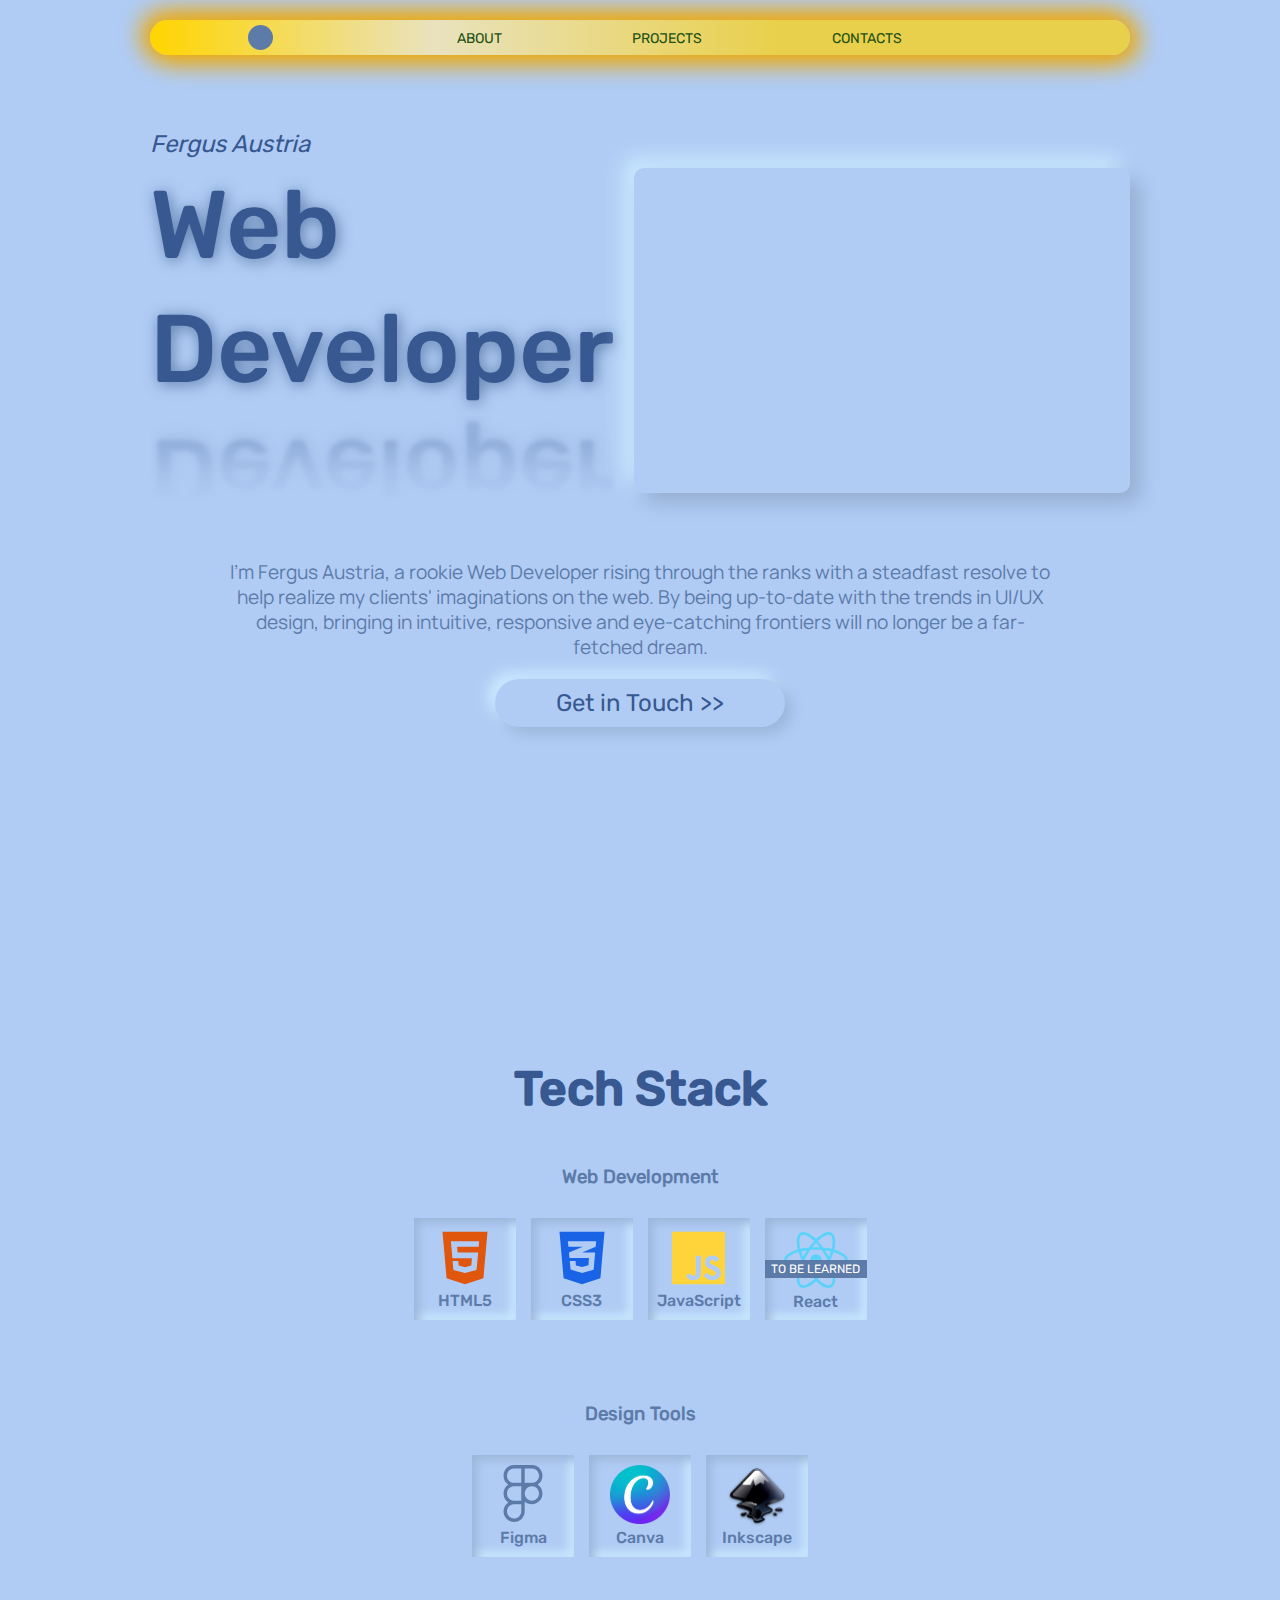
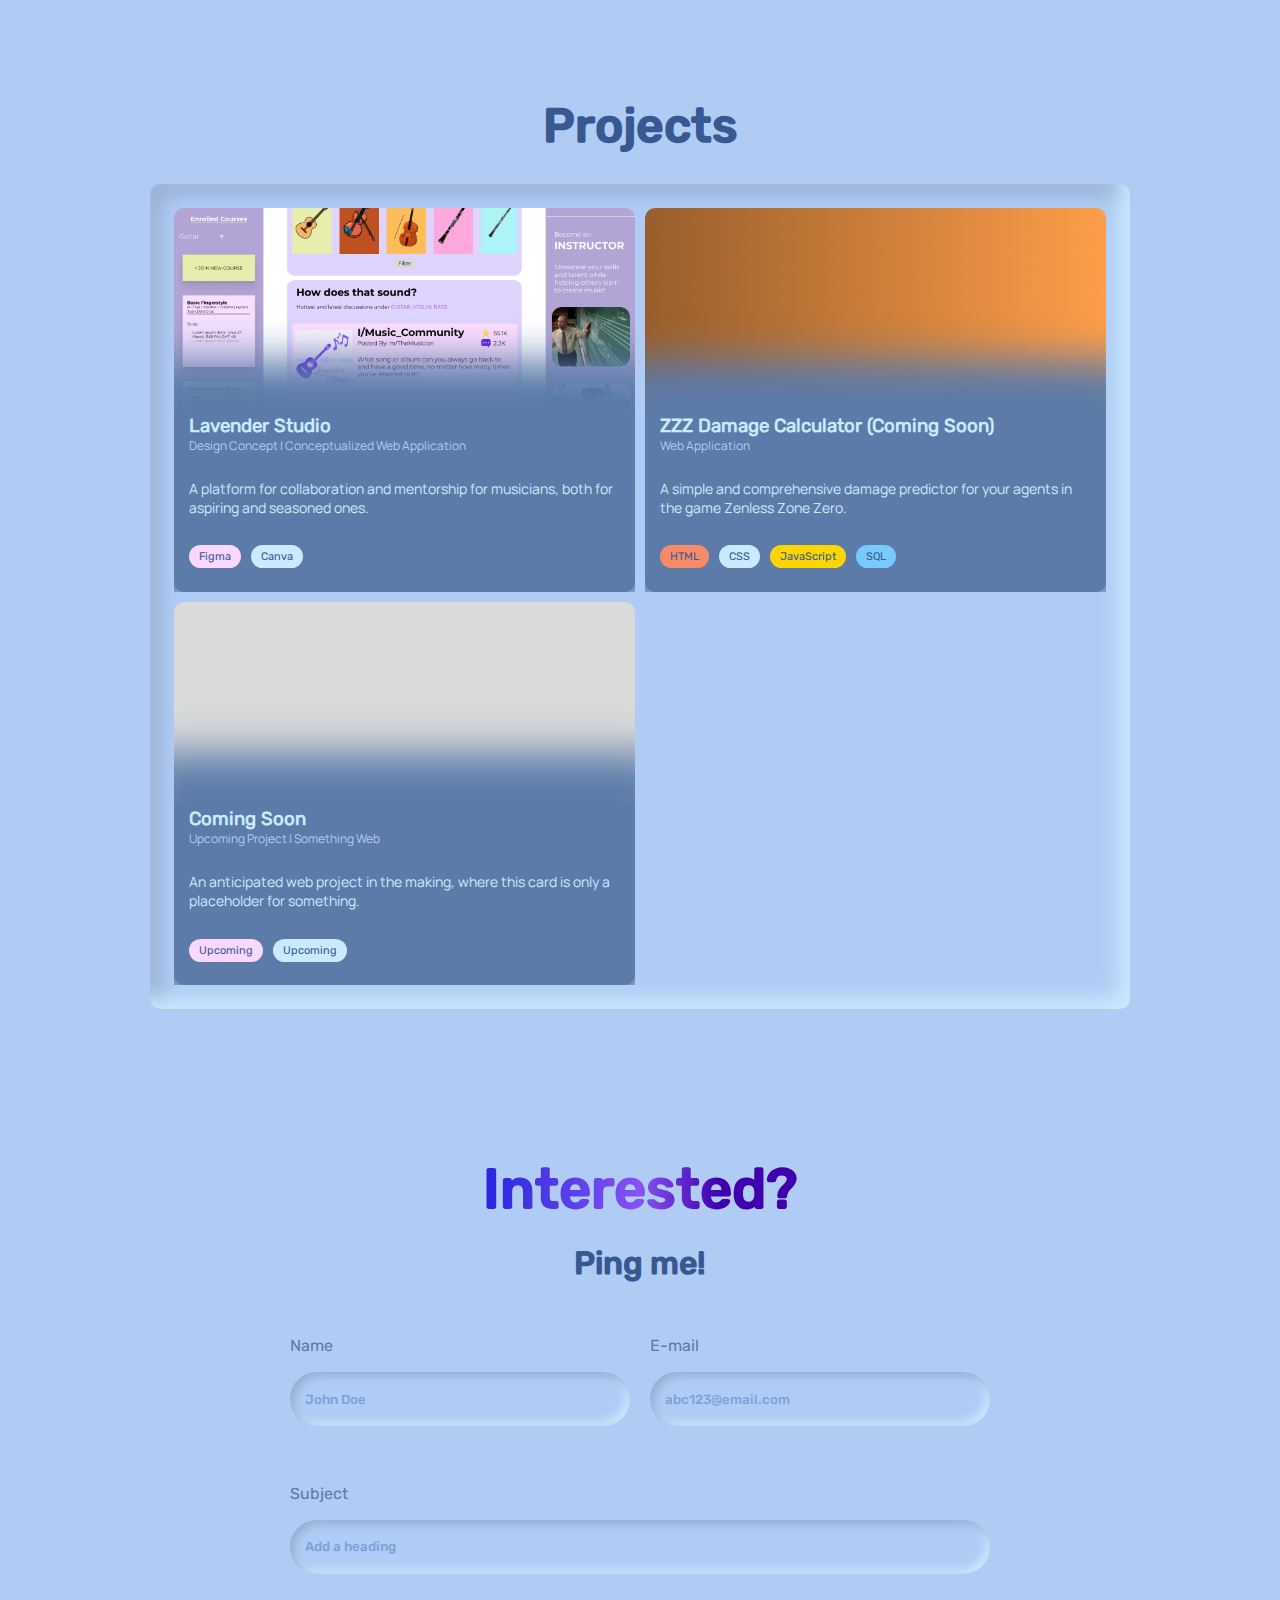
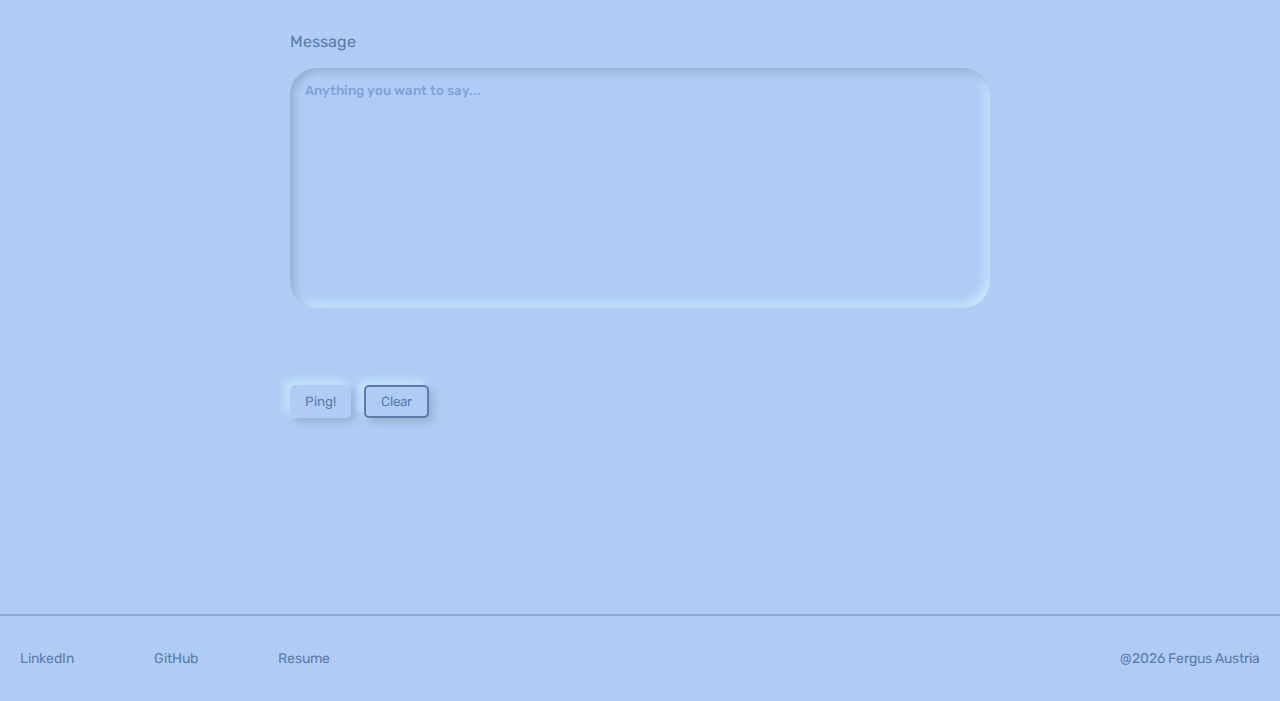
<file: index.html>
<!DOCTYPE html>
<html lang="en">
<head>
    <meta charset="UTF-8">
    <meta name="description" content="I am an aspiring web developer currently specializing in front-end development"> 
    <meta name="theme-color" content="#5C7BA9">
    <meta name="author" content="Fergus Matthew Austria">
    <meta name="keywords" content="WebDeveloper, Frontend, UI/UX, JavaScript">
    <meta http-equiv="X-UA-Compatible" content="IE=edge">
    <meta name="viewport" content="width=device-width, initial-scale=1.0">
    <title>Fergus Austria | Web Dev</title>
    <link rel="stylesheet" href="styles/index.css">
</head>
<body>
    <main class="intro">
        <!-- navigational bar -->
        <nav class="navbar" id="navbar">
            <a href="index.html"><div class="circle"></div></a>
            <ul id="navicons">
                <li><a id="navs" href="#about">About</a></li>
                <li><a id="navs" href="#projects">Projects</a></li>
                <li><a id="navs" href="#contact">Contacts</a></li>
            </ul>
        </nav>

        <!-- Hero or introductory section -->
        <section class="hero" id="hero">
            <div class="name">Fergus Austria</div>
            <div class="hook hook-1">Web </div>
            <div class="hook hook-2">Developer</div>
            <div class="hook hook-reflect">Developer</div>
            <div class="random-image">
                <img src="images/Home_Page.png" alt="home-page">
                <img src="images/User_Profile_Page.png" alt="profile-page">
                <img src="images/Learner's_Page.png" alt="learner's-page">
                <img src="images/Instructor's_Page.png" alt="instructor's-page">
                <img src="images/Discussions_Page.png" alt="discussions-page">
            </div>
        </section>
        <p class="bio" id="bio">I&apos;m Fergus Austria, a rookie Web Developer rising through the ranks
            with a steadfast resolve to help realize my clients&apos; imaginations on the web. 
            By being up-to-date with the trends in UI/UX design, bringing in intuitive, 
            responsive and eye-catching frontiers will no longer be a far-fetched dream.
        </p>
        <a href="#contact" class="call-to-action" id="getInTouchLink">
            <button id="getInTouchButton">Get in Touch <span id="getInTouchArrow">&gt;&gt;</span></button>
        </a>
    </main>

    <!-- tech stack section -->
    <section class="techs">
        <h2 class="tech-stack">Tech Stack</h2>
        <article class="stack-1">
            <h3 class="webdev-heading">Web Development</h3>
            <div class="web-container">
                <!-- add the icons per tech div -->
                <div class="tech" id="html">
                    <img src="icons/html5-brands-solid.svg" alt="html5-logo" class="html-icon">
                    <p>HTML5</p>
                </div>
                <div class="tech" id="css">
                    <img src="icons/css3-alt-brands.svg" alt="css3-logo" class="css-icon">
                    <p>CSS3</p>
                </div>
                <div class="tech" id="jscript">
                    <img src="icons/js-brands.svg" alt="javascript-logo" class="js-icon">
                    <p>JavaScript</p>
                </div>
                <div class="tech" id="react">
                    <!-- Add an overlaying banner saying "Learning soon" -->
                    <img src="icons/react-brands.svg" alt="reactjs-logo" class="react-icon">
                    <div class="to-be-learned">TO BE LEARNED</div>
                    <p>React</p>
                </div>
            </div>
        </article>

        <article class="stack-2">
            <h3 class="design-heading">Design Tools</h3>
            <div class="design-container">
                <div class="tool" id="figma">
                    <img src="icons/figma-brands.svg" alt="figma-logo" class="fig-icon">
                    <p>Figma</p>
                </div>
                <div class="tool" id="canva">
                    <img src="icons/canva-icon-custom.png" alt="canva-logo" class="canva-icon">
                    <p>Canva</p>
                </div>
                <div class="tool" id="inkscape">
                    <img src="icons/Inkscape_Logo.svg.png" alt="inkscape-logo" class="inkscape-icon">
                    <p>Inkscape</p>
                </div>
            </div>
        </article>
    </section>

    <!-- projects section -->
    <section class="projects">
        <h2 class="project-head" id="projects">Projects</h2>
        <div class="proj-container">
            <!-- project 1 -->
            <div class="project project-1">
                <a href="lavender-studio.html">
                    <img src="images/Home_Page.png" alt="Lavender-Studio_Project">
                    <div class="overview">
                        <h3>Lavender Studio</h3>
                        <p>Design Concept | Conceptualized Web Application</p>
                        <p>A platform for collaboration and mentorship for musicians, 
                            both for aspiring and seasoned ones.</p>
                        <div class="build">
                            <span>Figma</span>
                            <span>Canva</span>
                        </div>
                    </div>
                </a>
            </div>

            <!-- project 2; for testing -->
            <div class="project project-2">
                <a href="#">
                    <img src="images/placeholder-1.jpg" alt="ZZZ-DMG-Calculator">
                    <div class="overview">
                        <h3>ZZZ Damage Calculator &lpar;Coming Soon&rpar;</h3>
                        <p>Web Application</p>
                        <p>A simple and comprehensive damage predictor for your agents
                            in the game Zenless Zone Zero.
                        </p>
                        <div class="build">
                            <span>HTML</span>
                            <span>CSS</span>
                            <span>JavaScript</span>
                            <span>SQL</span>
                        </div>
                    </div>
                </a>
            </div>

            <!-- project 3; for testing -->
            <div class="project project-3">
                <a href="#">
                    <img src="images/placeholder-2.jpg" alt="coming soon">
                    <div class="overview">
                        <h3>Coming Soon</h3>
                        <p>Upcoming Project | Something Web</p>
                        <p>An anticipated web project in the making, where this card is
                            only a placeholder for something.
                        </p>
                        <div class="build">
                            <span>Upcoming</span>
                            <span>Upcoming</span>
                        </div>
                    </div>
                </a>
            </div>
        </div>
    </section>

    <!-- Contacts section -->
    <h2 class="contacts-heading" id="contact"><span class="interested">Interested?</span><br><span class="ping-me"> Ping me!</span></h2>

    <form class="contacts-section" action="#" method="post">
        <div class="type-name">
            <label for="name">Name</label><br>
            <input type="text" id="name" name="name" placeholder="John Doe">
        </div>
        <div class="type-email">
            <label for="email">E-mail</label><br>
            <input type="email" id="email" name="email" placeholder="abc123@email.com">
        </div>
        <div class="type-subject">
            <label for="subject">Subject</label>
            <input type="text" id="subject" name="subject" placeholder="Add a heading">
        </div>
        <div class="type-msg">
            <label for="message">Message</label><br>
            <textarea name="message" id="message" size="50" cols="40" placeholder="Anything you want to say..."></textarea>
        </div>
        <div class="submit-or-clear">
            <input type="submit" value="Ping!">
            <input type="reset" value="Clear">
        </div>
    </form>

    <!-- footer -->
    <footer>
        <div class="foot-container">
            <ul class="foot-navs">
                <li><a href="https://ph.linkedin.com/in/fergus-matthew-austria-9925b0370" target="_blank" rel="noopener noreferrer">LinkedIn</a></li>
                <li><a href="https://github.com/FAust1-159" target="_blank" rel="noopener noreferrer">GitHub</a></li>
                <li><a href="https://drive.google.com/file/d/1XpW7PmUogxXBhE3NdHYb-eoxEh17-SkS/view?usp=sharing" 
                    target="_blank" rel="noopener noreferrer">Resume</a></li>
            </ul>
            <p>@2026 Fergus Austria</p>
        </div>
    </footer>

     <!-- adtl. smooth scroll-up button -->
    <button class="scroll-up" id="scrollUp" title="Scroll Up">
        <img src="icons/up-long-solid.svg" alt="go up" class="up-icon">
    </button>

    <script src="utils/index.js"></script>
</body>
</html>
</file>
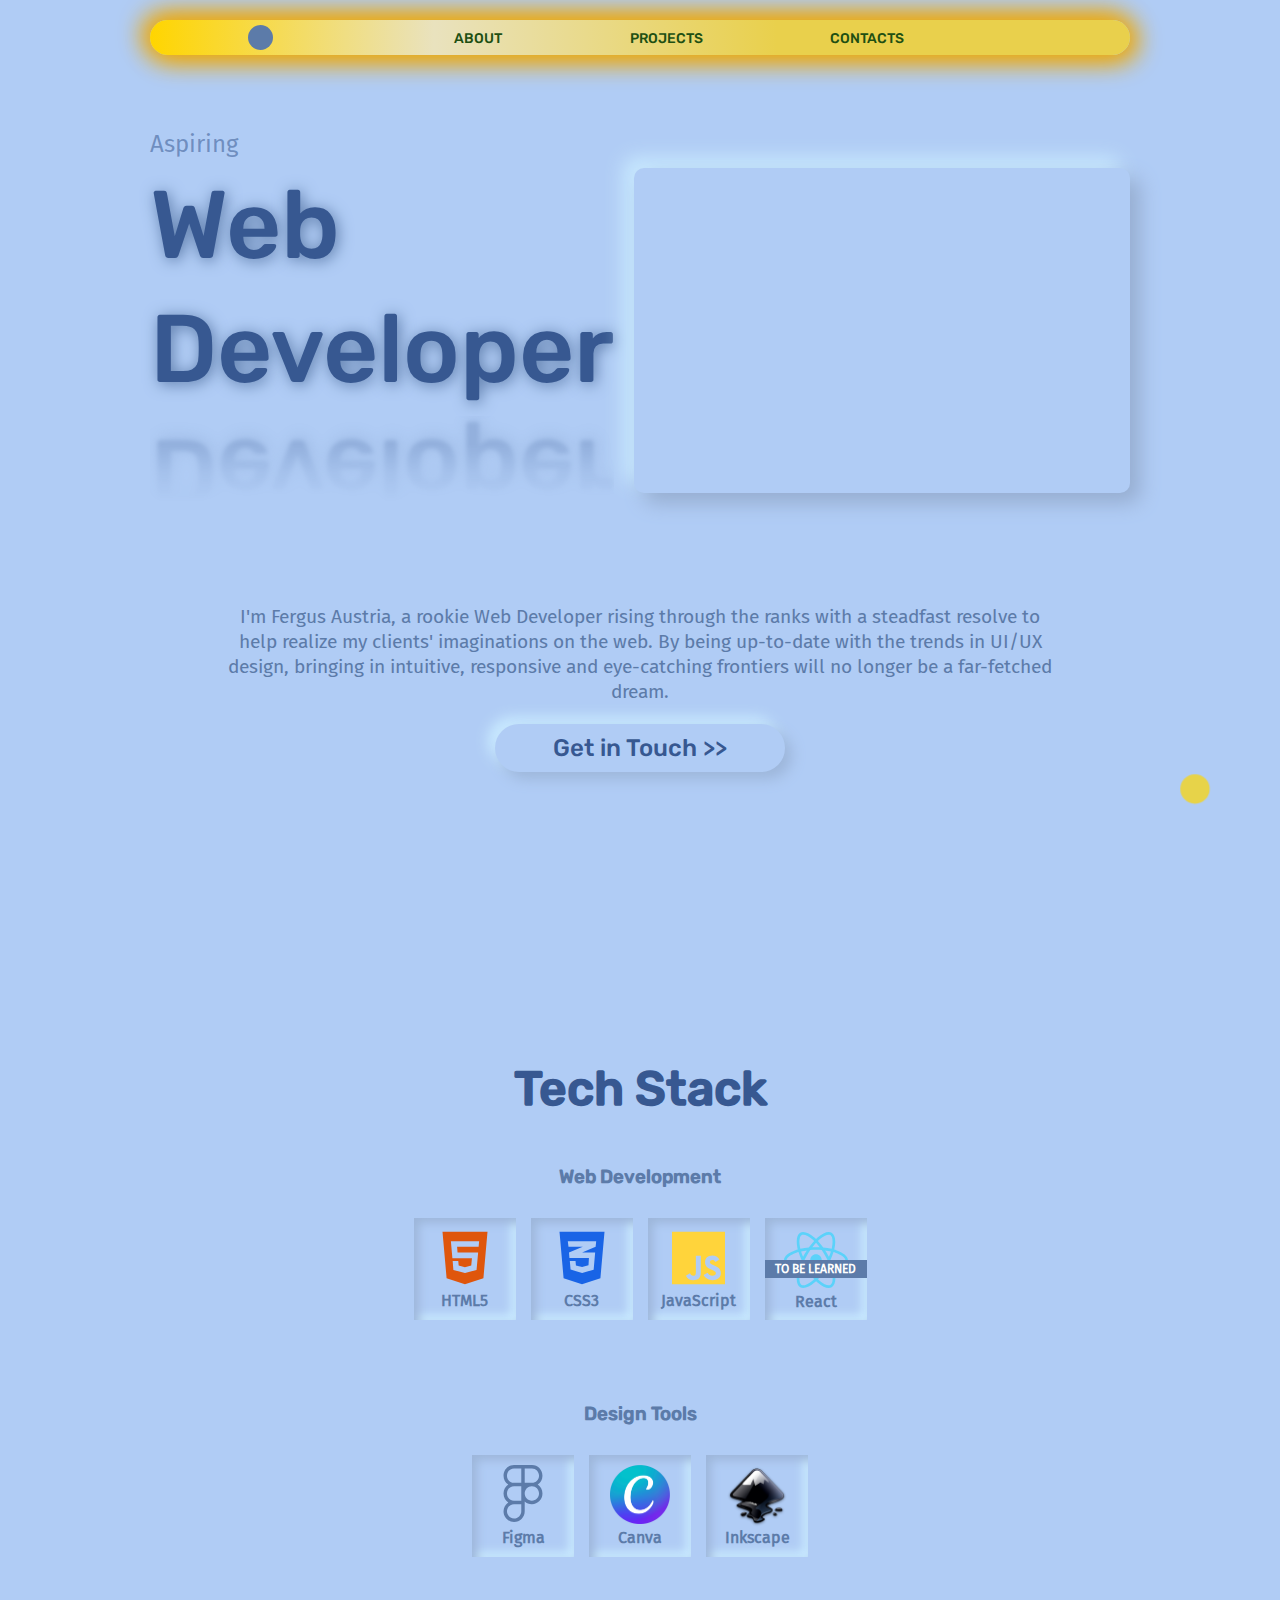
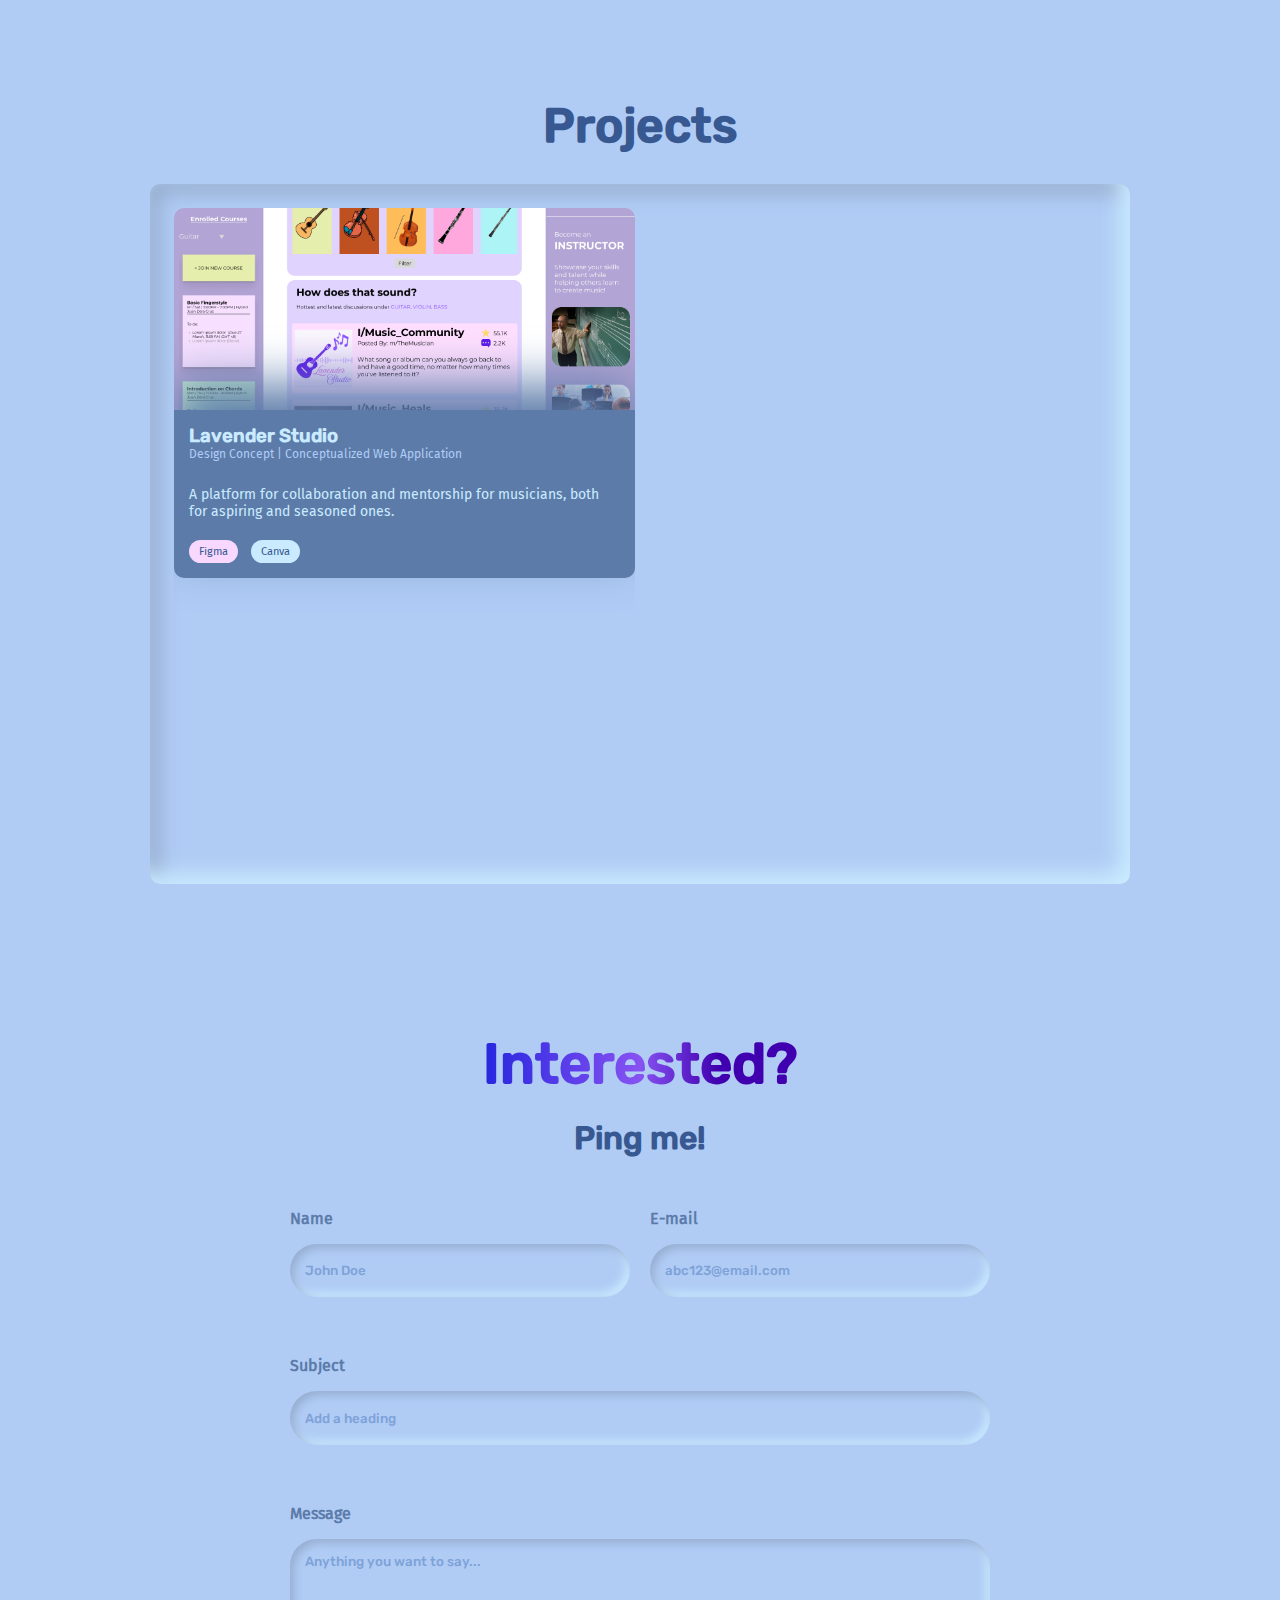
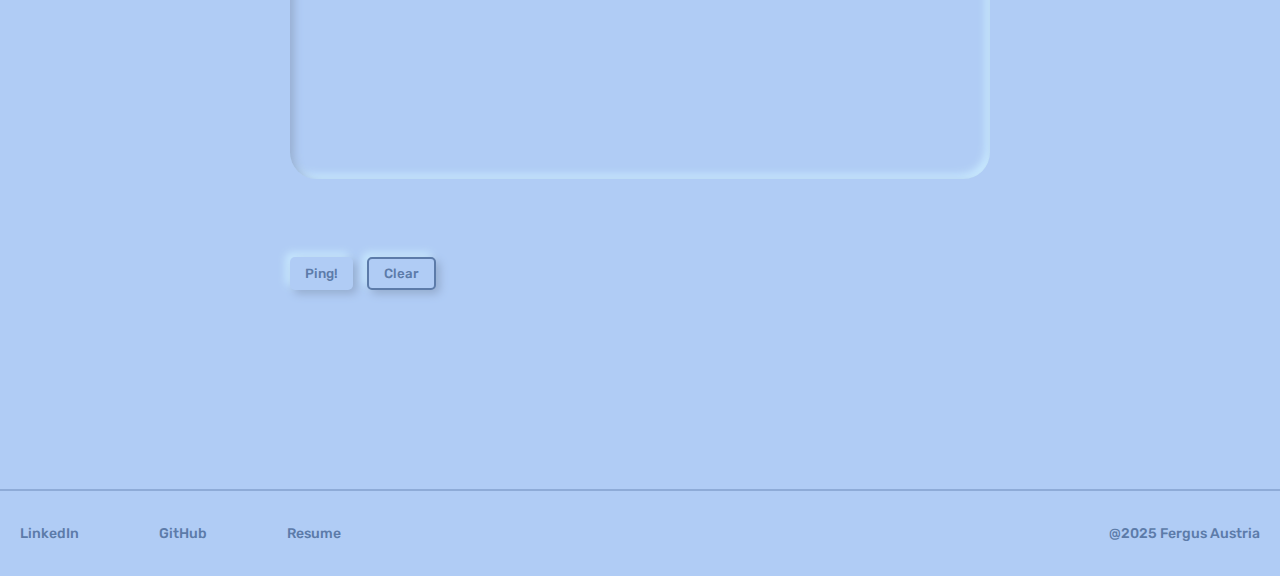
<file: FAustPortfolio/index.html>
<!DOCTYPE html>
<html lang="en">
<head>
    <meta charset="UTF-8">
    <meta name="description" content="I am an aspiring web developer currently specializing in front-end development"> 
    <meta http-equiv="X-UA-Compatible" content="IE=edge">
    <meta name="viewport" content="width=device-width, initial-scale=1.0">
    <title>Fergus Austria | Web Dev</title>
    <link rel="stylesheet" href="styles/index.css">
</head>
<body>
    <main class="intro">
        <!-- navigational bar -->
        <nav class="navbar" id="navbar">
            <a href="index.html"><div class="circle"></div></a>
            <ul id="navicons">
                <li><a id="navs" href="#about">About</a></li>
                <li><a id="navs" href="#projects">Projects</a></li>
                <li><a id="navs" href="#contact">Contacts</a></li>
            </ul>
        </nav>

        <!-- Hero or introductory section -->
        <section class="hero" id="hero">
            <div class="sub">Aspiring</div>
            <div class="hook hook-1">Web </div>
            <div class="hook hook-2">Developer</div>
            <div class="hook hook-reflect">Developer</div>
            <div class="random-image">
                <img src="images/Home_Page.png" alt="home-page">
                <img src="images/User_Profile_Page.png" alt="profile-page">
                <img src="images/Learner's_Page.png" alt="learner's-page">
                <img src="images/Instructor's_Page.png" alt="instructor's-page">
                <img src="images/Discussions_Page.png" alt="discussions-page">
            </div>
        </section>
        <p class="bio" id="bio">I&apos;m Fergus Austria, a rookie Web Developer rising through the ranks
            with a steadfast resolve to help realize my clients&apos; imaginations on the web. 
            By being up-to-date with the trends in UI/UX design, bringing in intuitive, 
            responsive and eye-catching frontiers will no longer be a far-fetched dream.
        </p>
        <a href="#contact" class="call-to-action" id="getInTouchLink">
            <button id="getInTouchButton">Get in Touch <span id="getInTouchArrow">&gt;&gt;</span></button>
        </a>
    </main>

    <!-- tech stack section -->
    <section class="techs">
        <h2 class="tech-stack">Tech Stack</h2>
        <article class="stack-1">
            <h3 class="webdev-heading">Web Development</h3>
            <div class="web-container">
                <!-- add the icons per tech div -->
                <div class="tech" id="html">
                    <img src="icons/html5-brands-solid.svg" alt="html5-logo" class="html-icon">
                    <p>HTML5</p>
                </div>
                <div class="tech" id="css">
                    <img src="icons/css3-alt-brands.svg" alt="css3-logo" class="css-icon">
                    <p>CSS3</p>
                </div>
                <div class="tech" id="jscript">
                    <img src="icons/js-brands.svg" alt="javascript-logo" class="js-icon">
                    <p>JavaScript</p>
                </div>
                <div class="tech" id="react">
                    <!-- Add an overlaying banner saying "Learning soon" -->
                    <img src="icons/react-brands.svg" alt="reactjs-logo" class="react-icon">
                    <div class="to-be-learned">TO BE LEARNED</div>
                    <p>React</p>
                </div>
            </div>
        </article>

        <article class="stack-2">
            <h3 class="design-heading">Design Tools</h3>
            <div class="design-container">
                <div class="tool" id="figma">
                    <img src="icons/figma-brands.svg" alt="figma-logo" class="fig-icon">
                    <p>Figma</p>
                </div>
                <div class="tool" id="canva">
                    <img src="icons/canva-icon-custom.png" alt="canva-logo" class="canva-icon">
                    <p>Canva</p>
                </div>
                <div class="tool" id="inkscape">
                    <img src="icons/Inkscape_Logo.svg.png" alt="inkscape-logo" class="inkscape-icon">
                    <p>Inkscape</p>
                </div>
            </div>
        </article>
    </section>

    <!-- projects section -->
    <section class="projects">
        <h2 class="project-head" id="projects">Projects</h2>
        <div class="proj-container">
            <!-- project 1 -->
            <div class="project project-1">
                <a href="lavender-studio.html">
                    <img src="images/Home_Page.png" alt="Lavender-Studio_Project">
                    <div class="overview">
                        <h3>Lavender Studio</h3>
                        <p>Design Concept | Conceptualized Web Application</p>
                        <p>A platform for collaboration and mentorship for musicians, 
                            both for aspiring and seasoned ones.</p>
                        <div class="build">
                            <span>Figma</span>
                            <span>Canva</span>
                        </div>
                    </div>
                </a>
            </div>
        </div>
    </section>

    <!-- Contacts section -->
    <h2 class="contacts-heading" id="contact"><span class="interested">Interested?</span><br><span class="ping-me"> Ping me!</span></h2>

    <form class="contacts-section" action="#" method="post">
        <div class="type-name">
            <label for="name">Name</label><br>
            <input type="text" id="name" name="name" placeholder="John Doe">
        </div>
        <div class="type-email">
            <label for="email">E-mail</label><br>
            <input type="email" id="email" name="email" placeholder="abc123@email.com">
        </div>
        <div class="type-subject">
            <label for="subject">Subject</label>
            <input type="text" id="subject" name="subject" placeholder="Add a heading">
        </div>
        <div class="type-msg">
            <label for="message">Message</label><br>
            <textarea name="message" id="message" size="50" cols="40" placeholder="Anything you want to say..."></textarea>
        </div>
        <div class="submit-or-clear">
            <input type="submit" value="Ping!">
            <input type="reset" value="Clear">
        </div>
    </form>

    <!-- footer -->
    <footer>
        <div class="foot-container">
            <ul class="foot-navs">
                <li><a href="https://ph.linkedin.com/in/fergus-matthew-austria-9925b0370" target="_blank" rel="noopener noreferrer">LinkedIn</a></li>
                <li><a href="https://github.com/FAust1-159" target="_blank" rel="noopener noreferrer">GitHub</a></li>
                <li><a href="#">Resume</a></li>
            </ul>
            <p>@2025 Fergus Austria</p>
        </div>
    </footer>

     <!-- adtl. smooth scroll-up button -->
    <a href="#navbar">
        <button class="scroll-up" id="scrollUp" title="Scrolls Up">
            <img src="icons/up-long-solid.svg" alt="go up" class="up-icon">
        </button>
    </a>

    <script src="utils/index.js"></script>
</body>
</html>
</file>
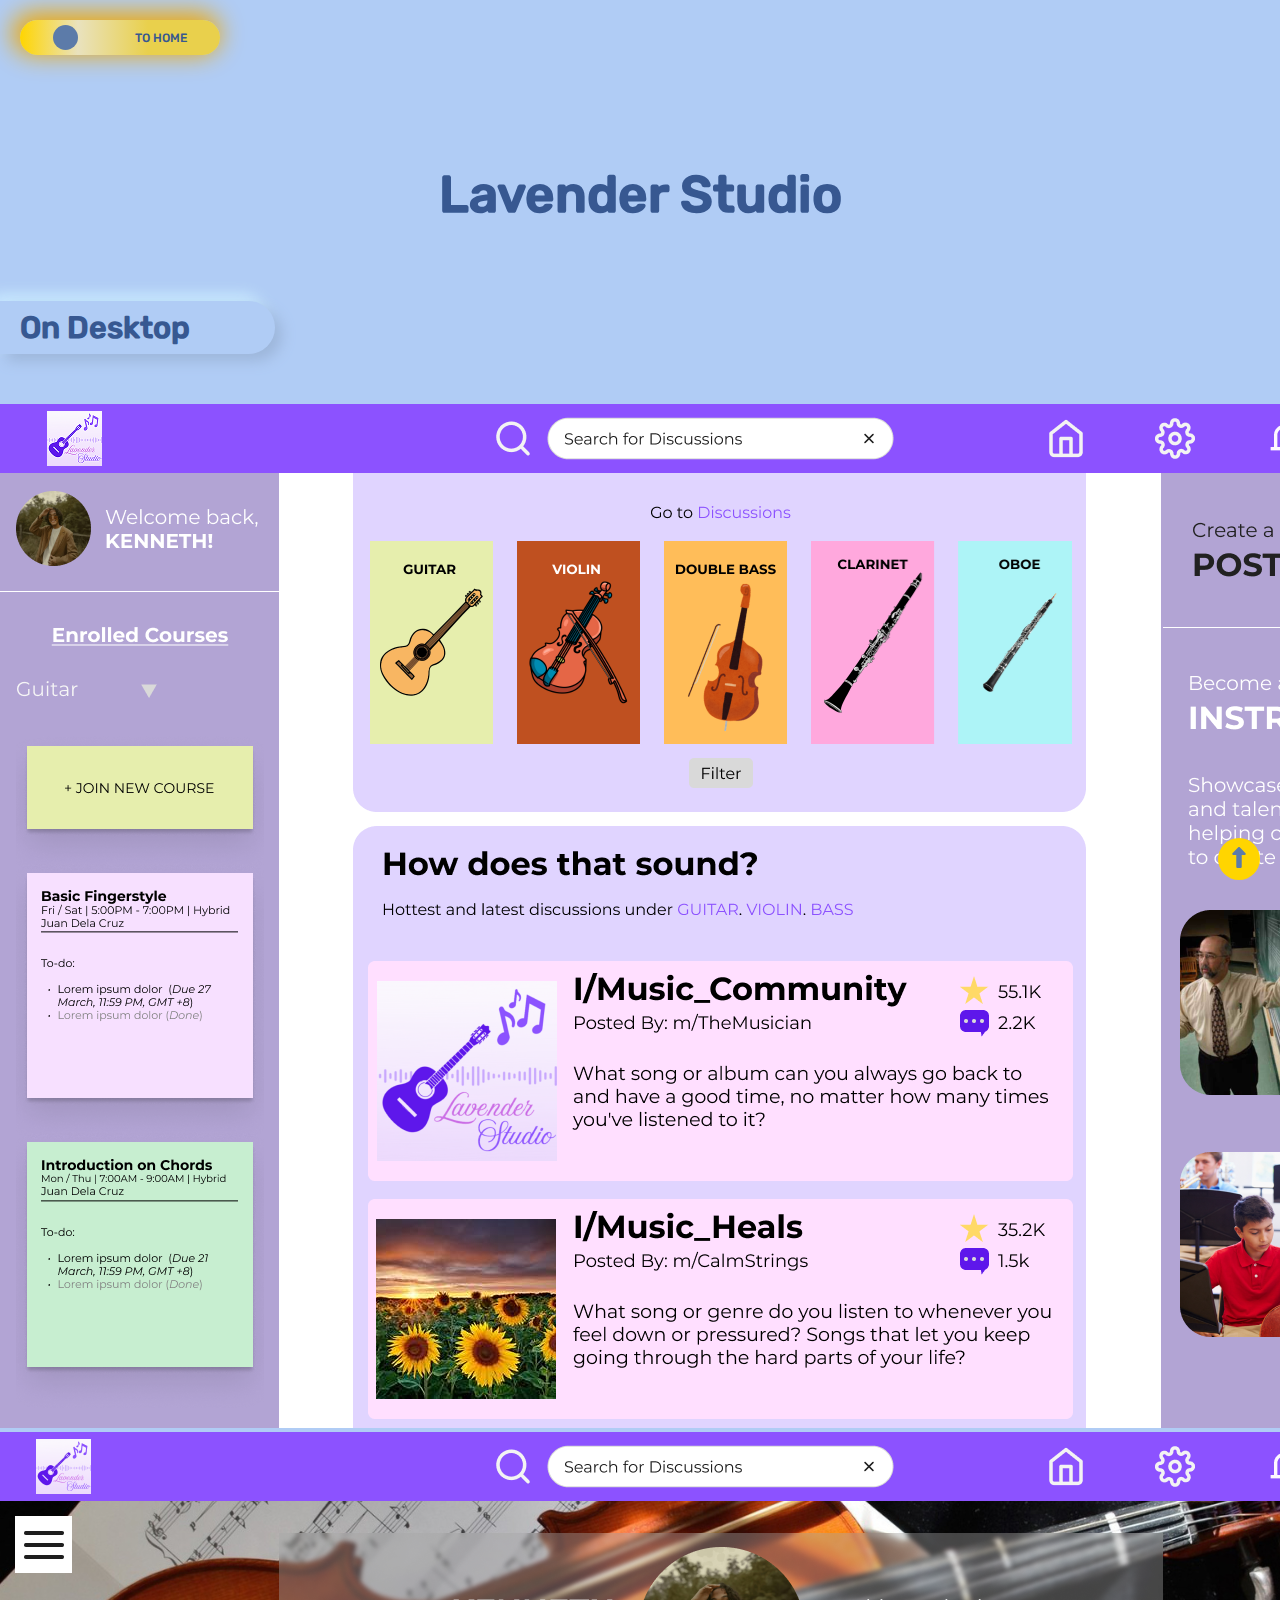
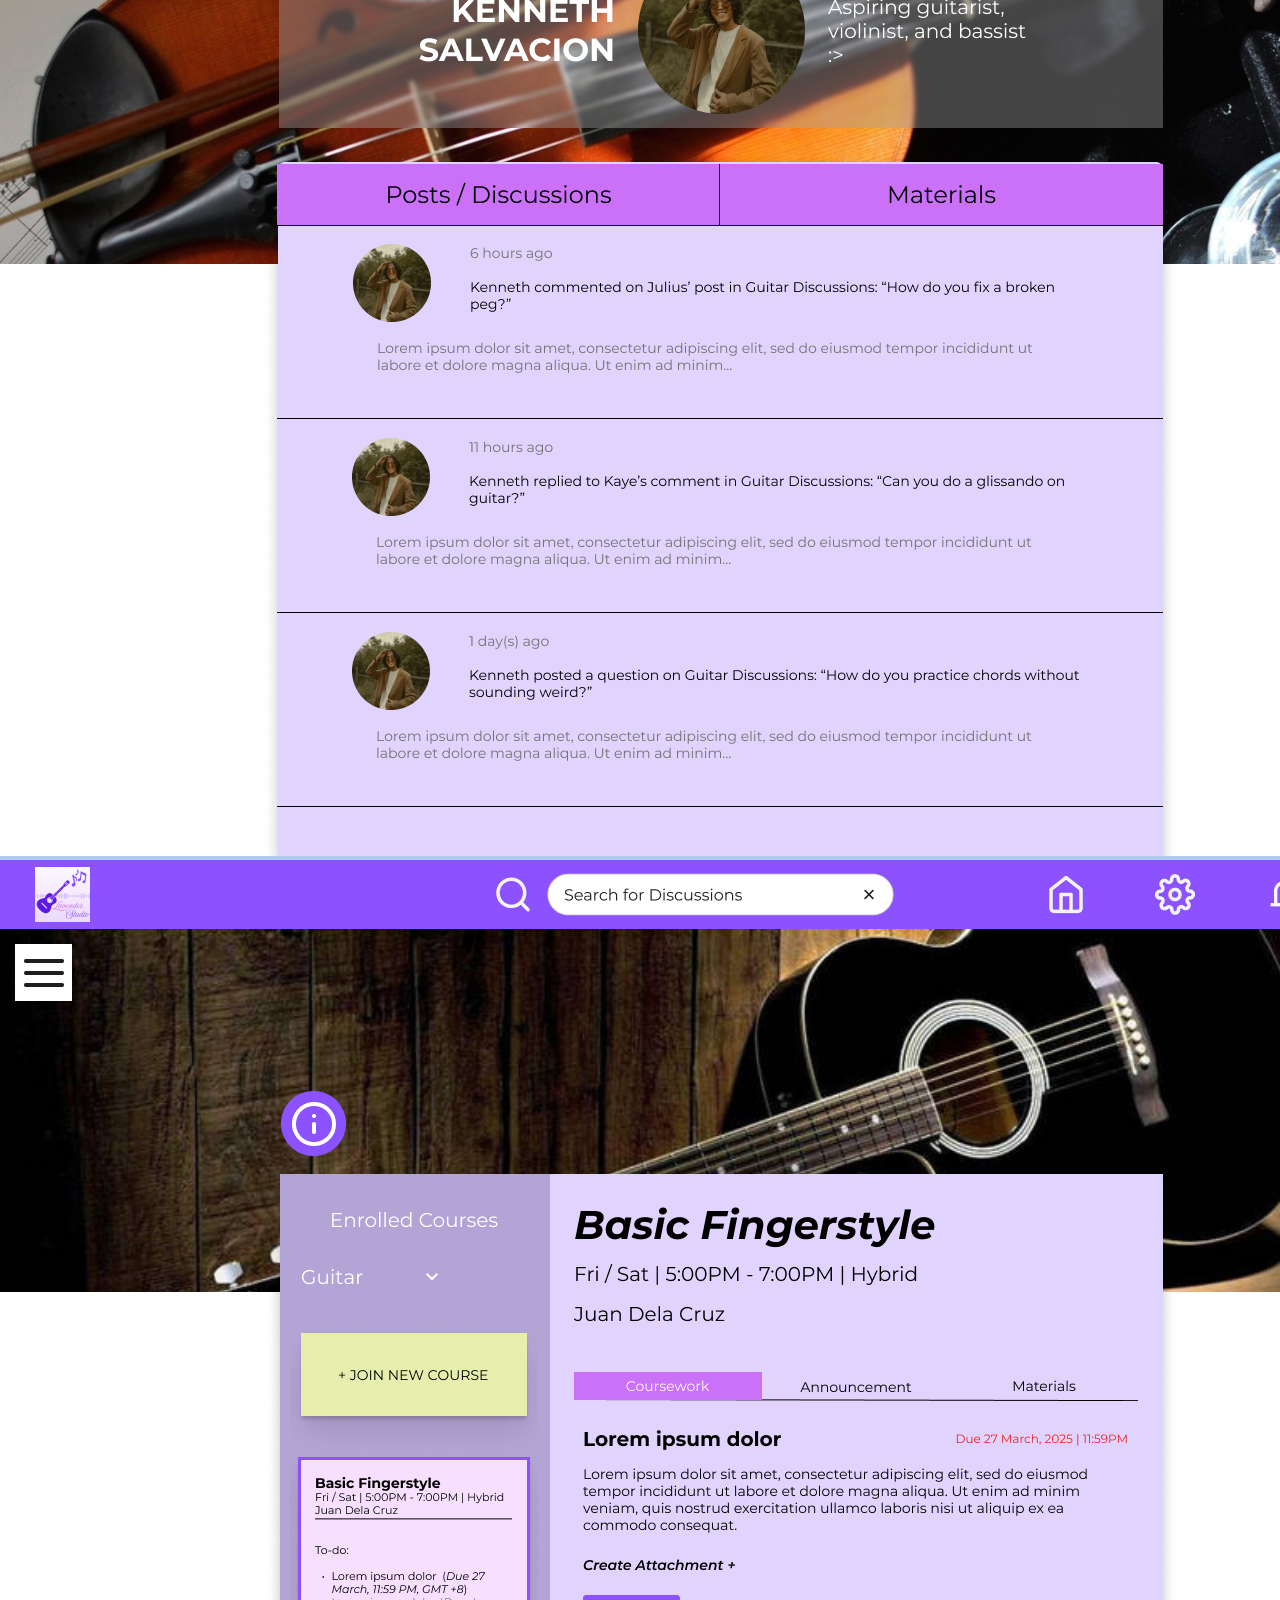
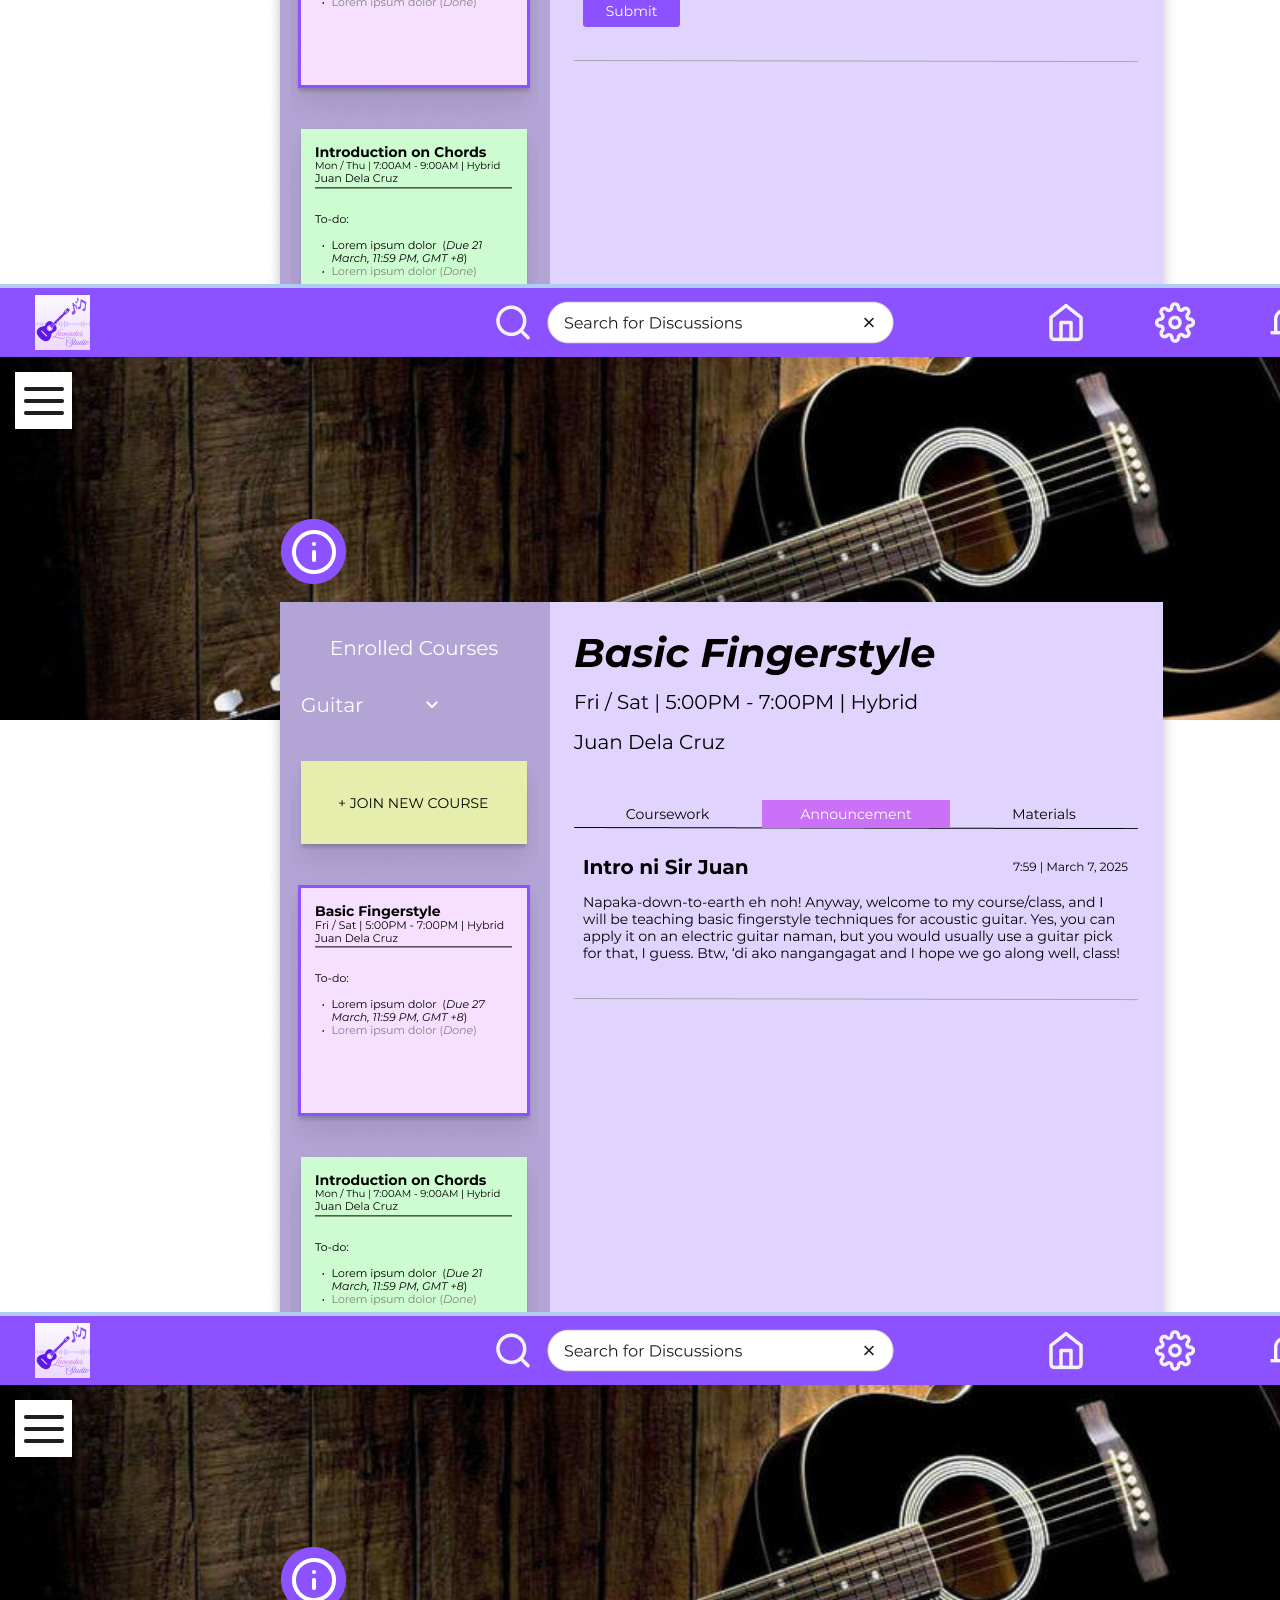
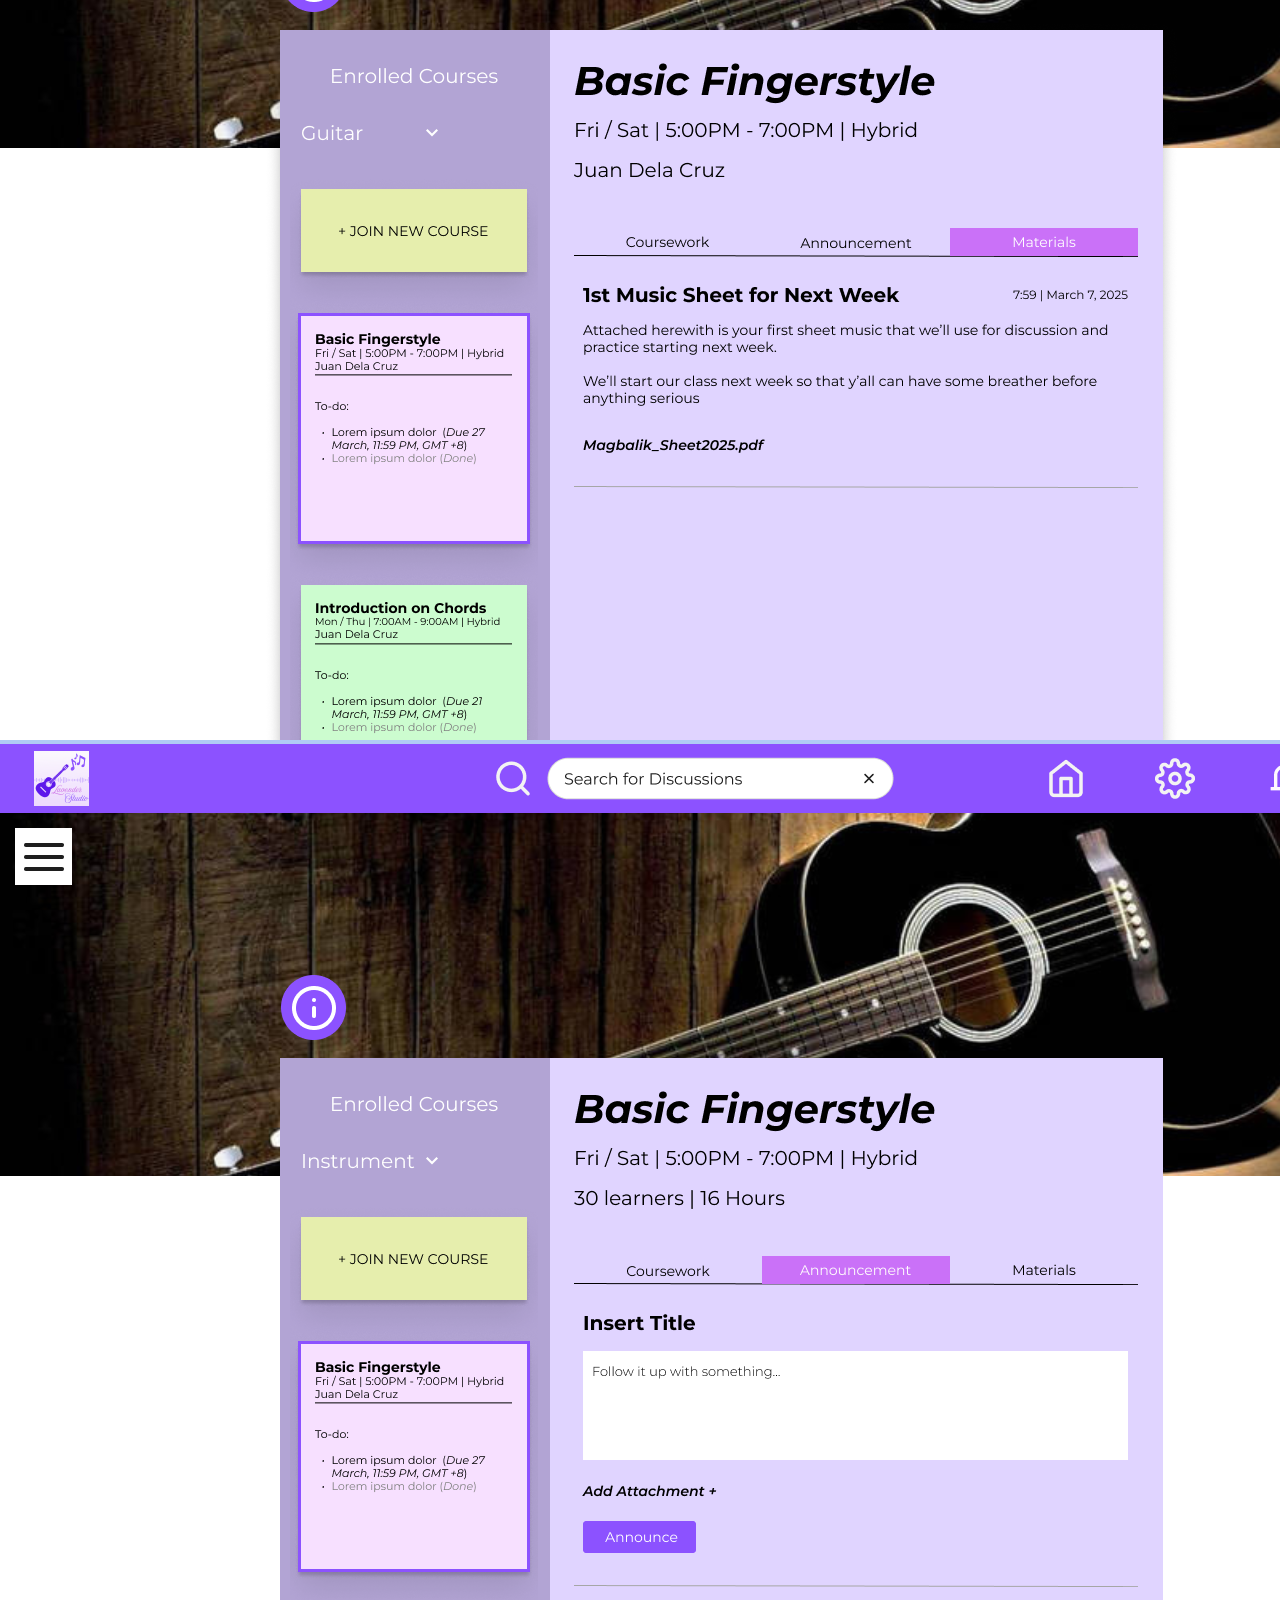
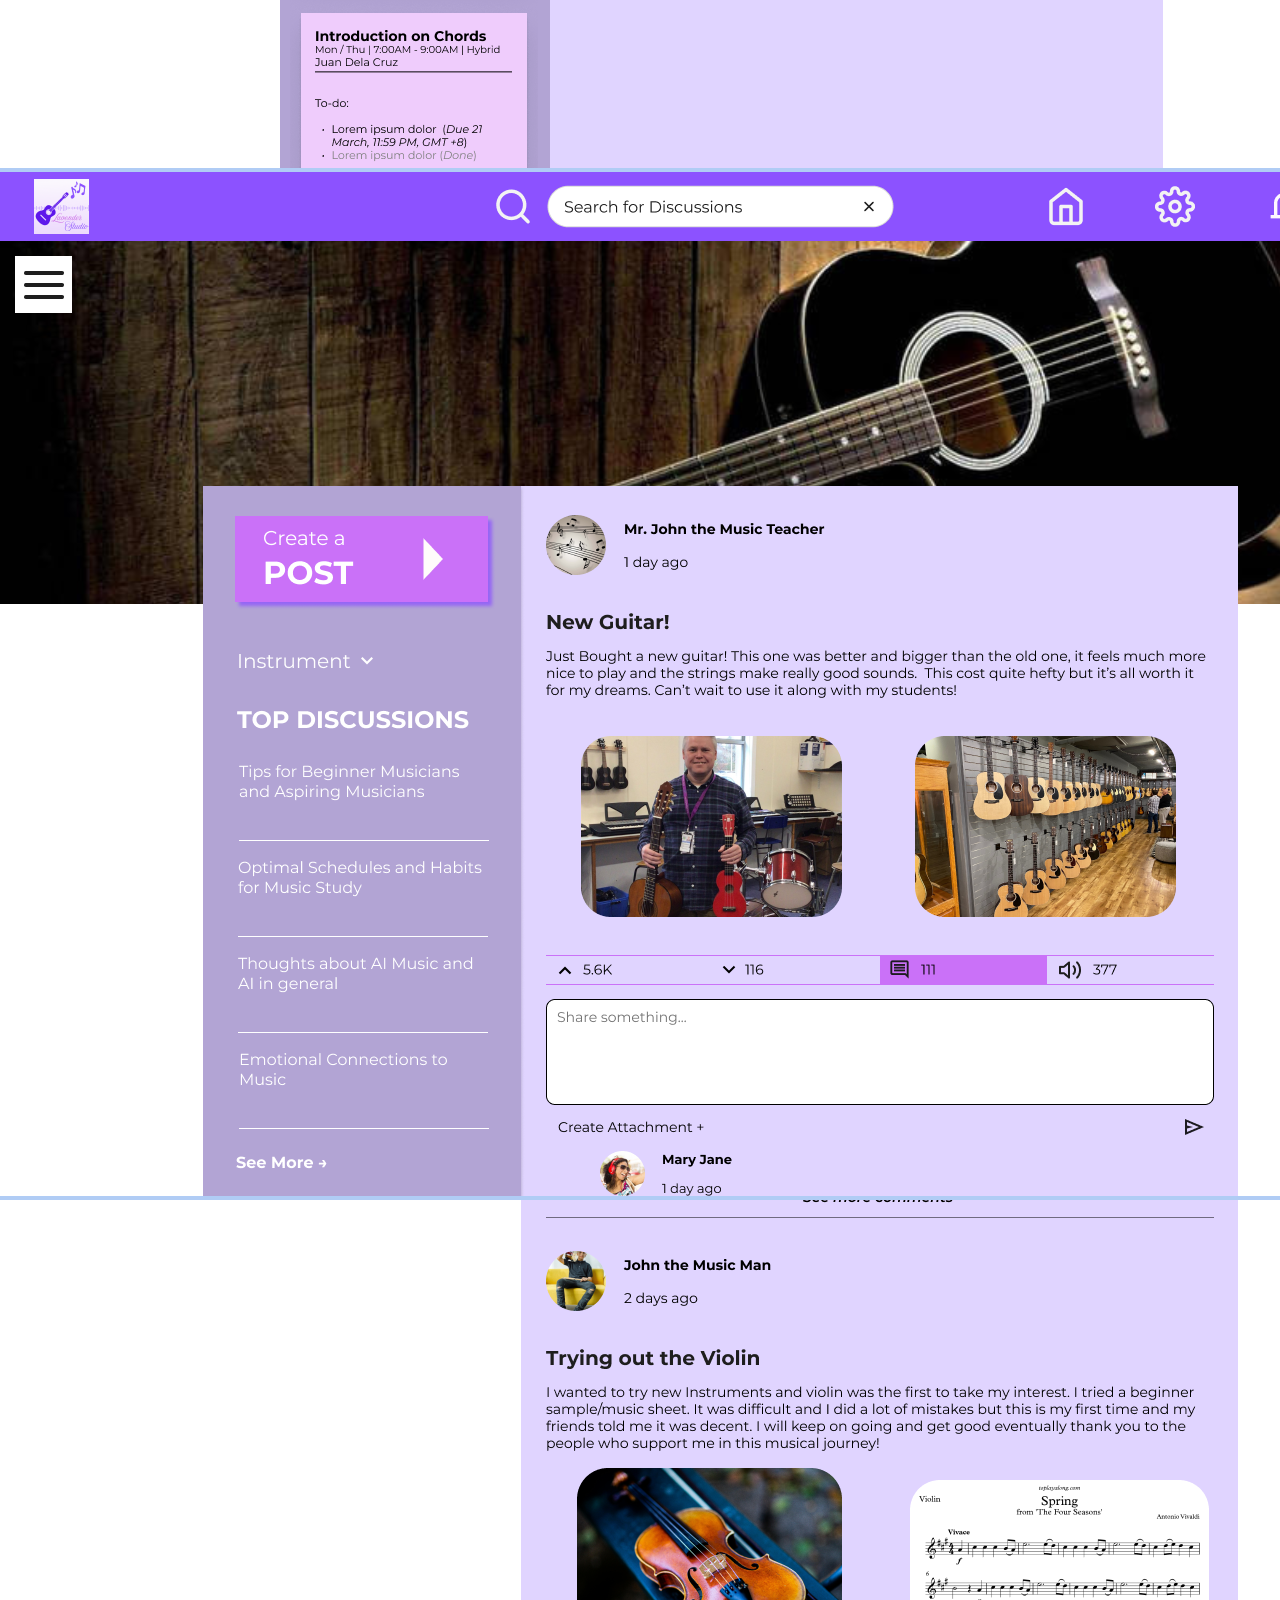
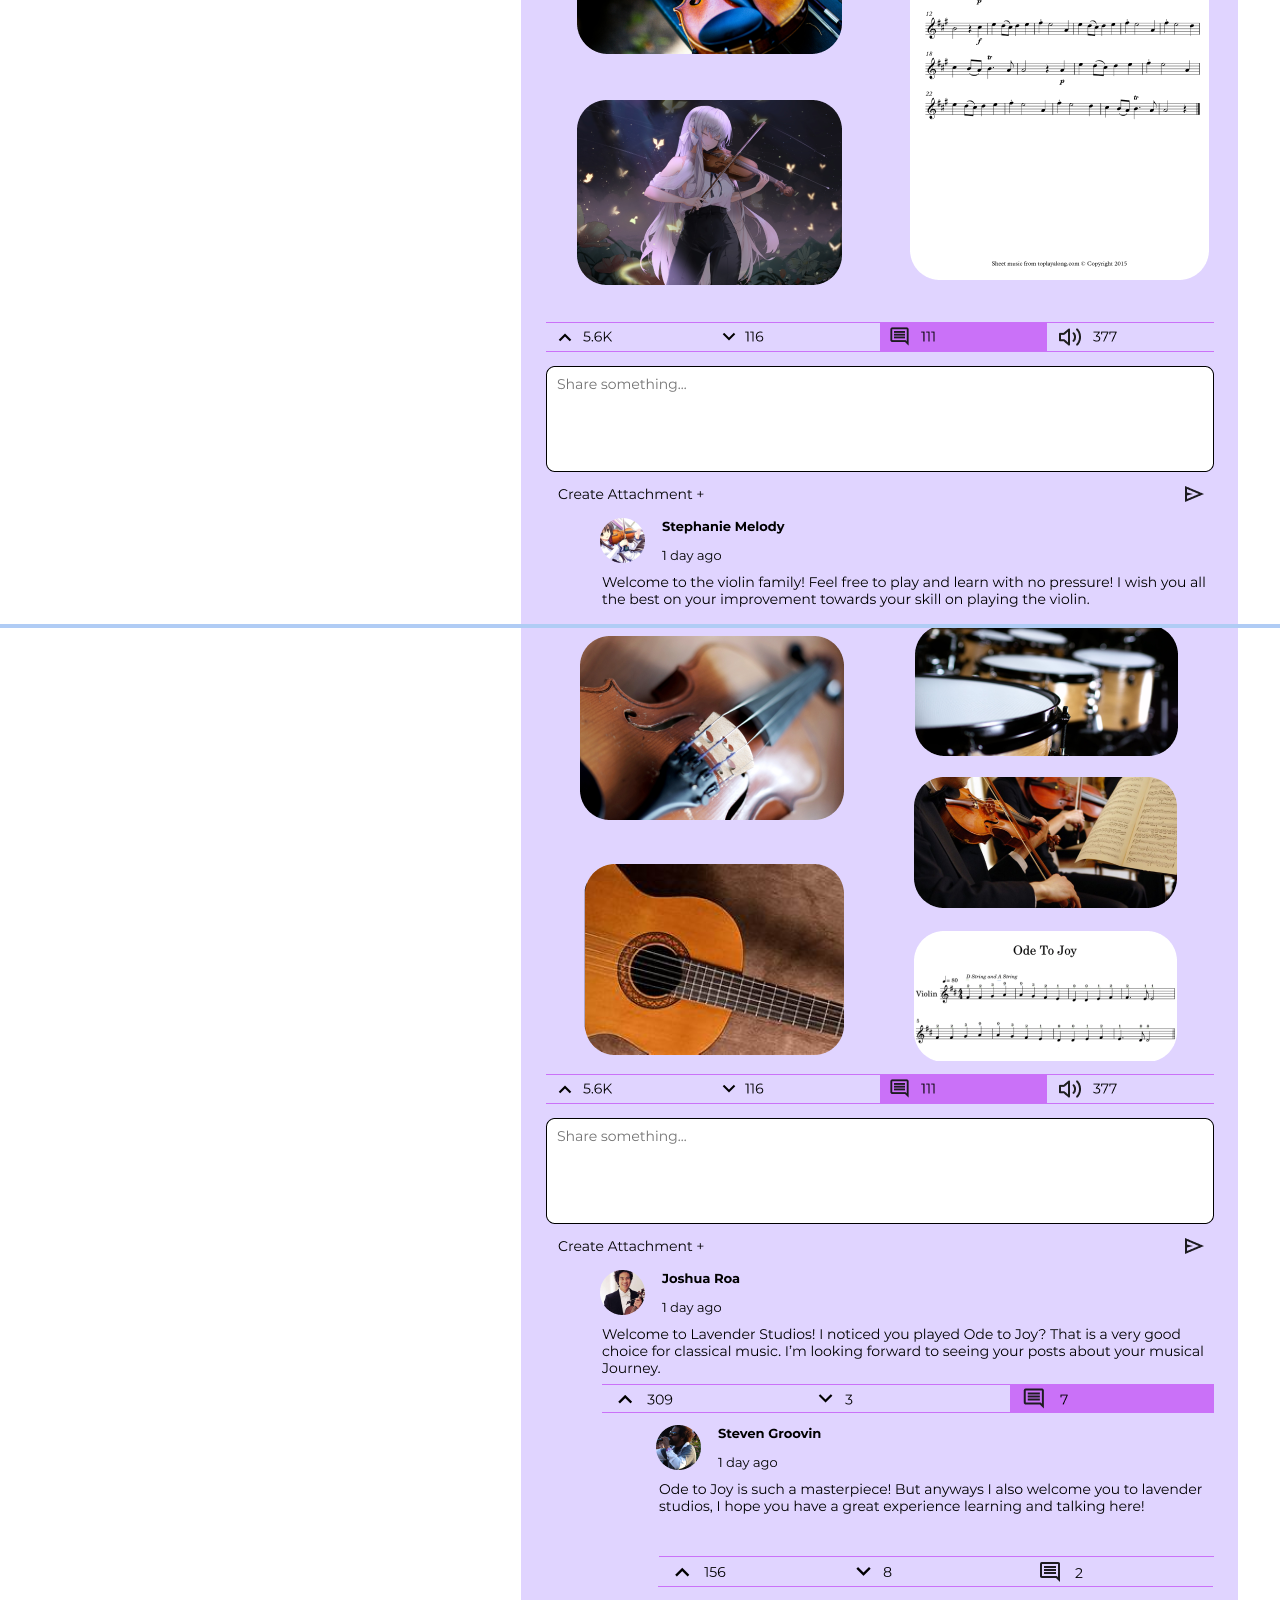
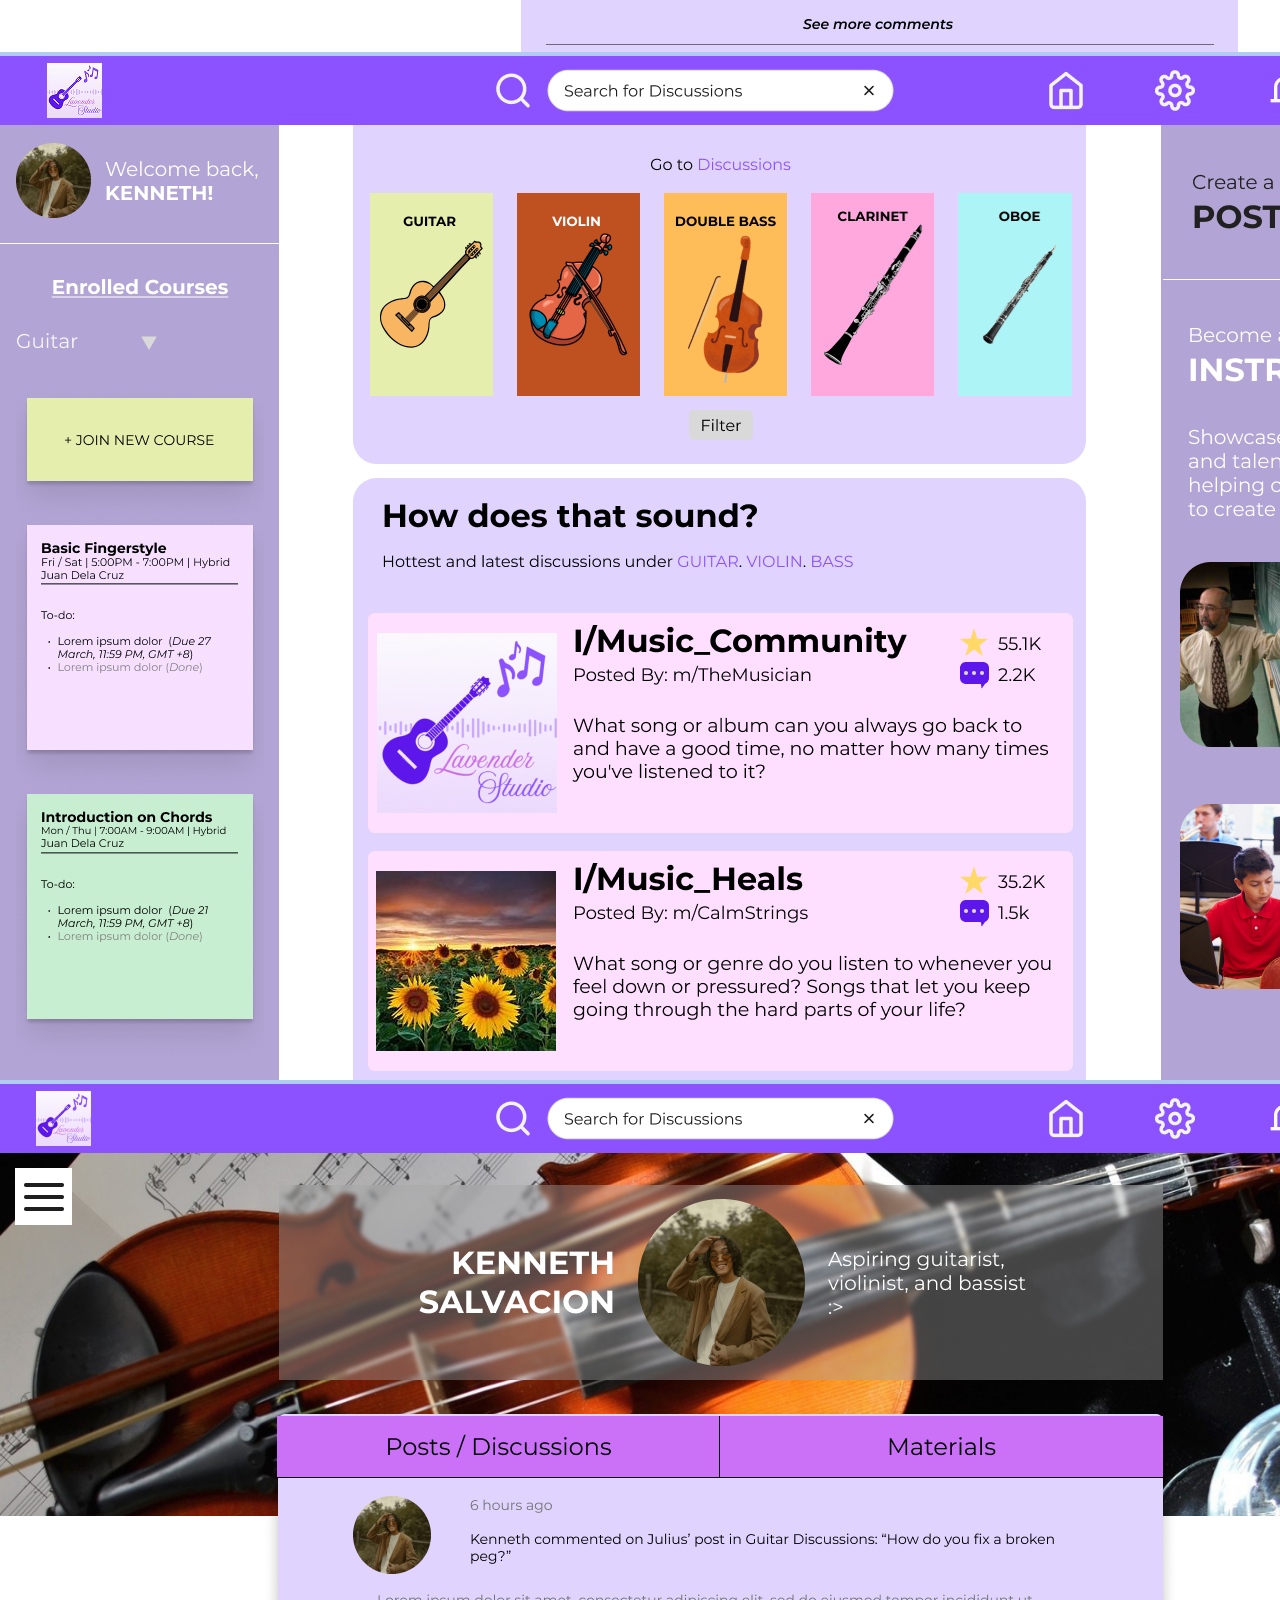
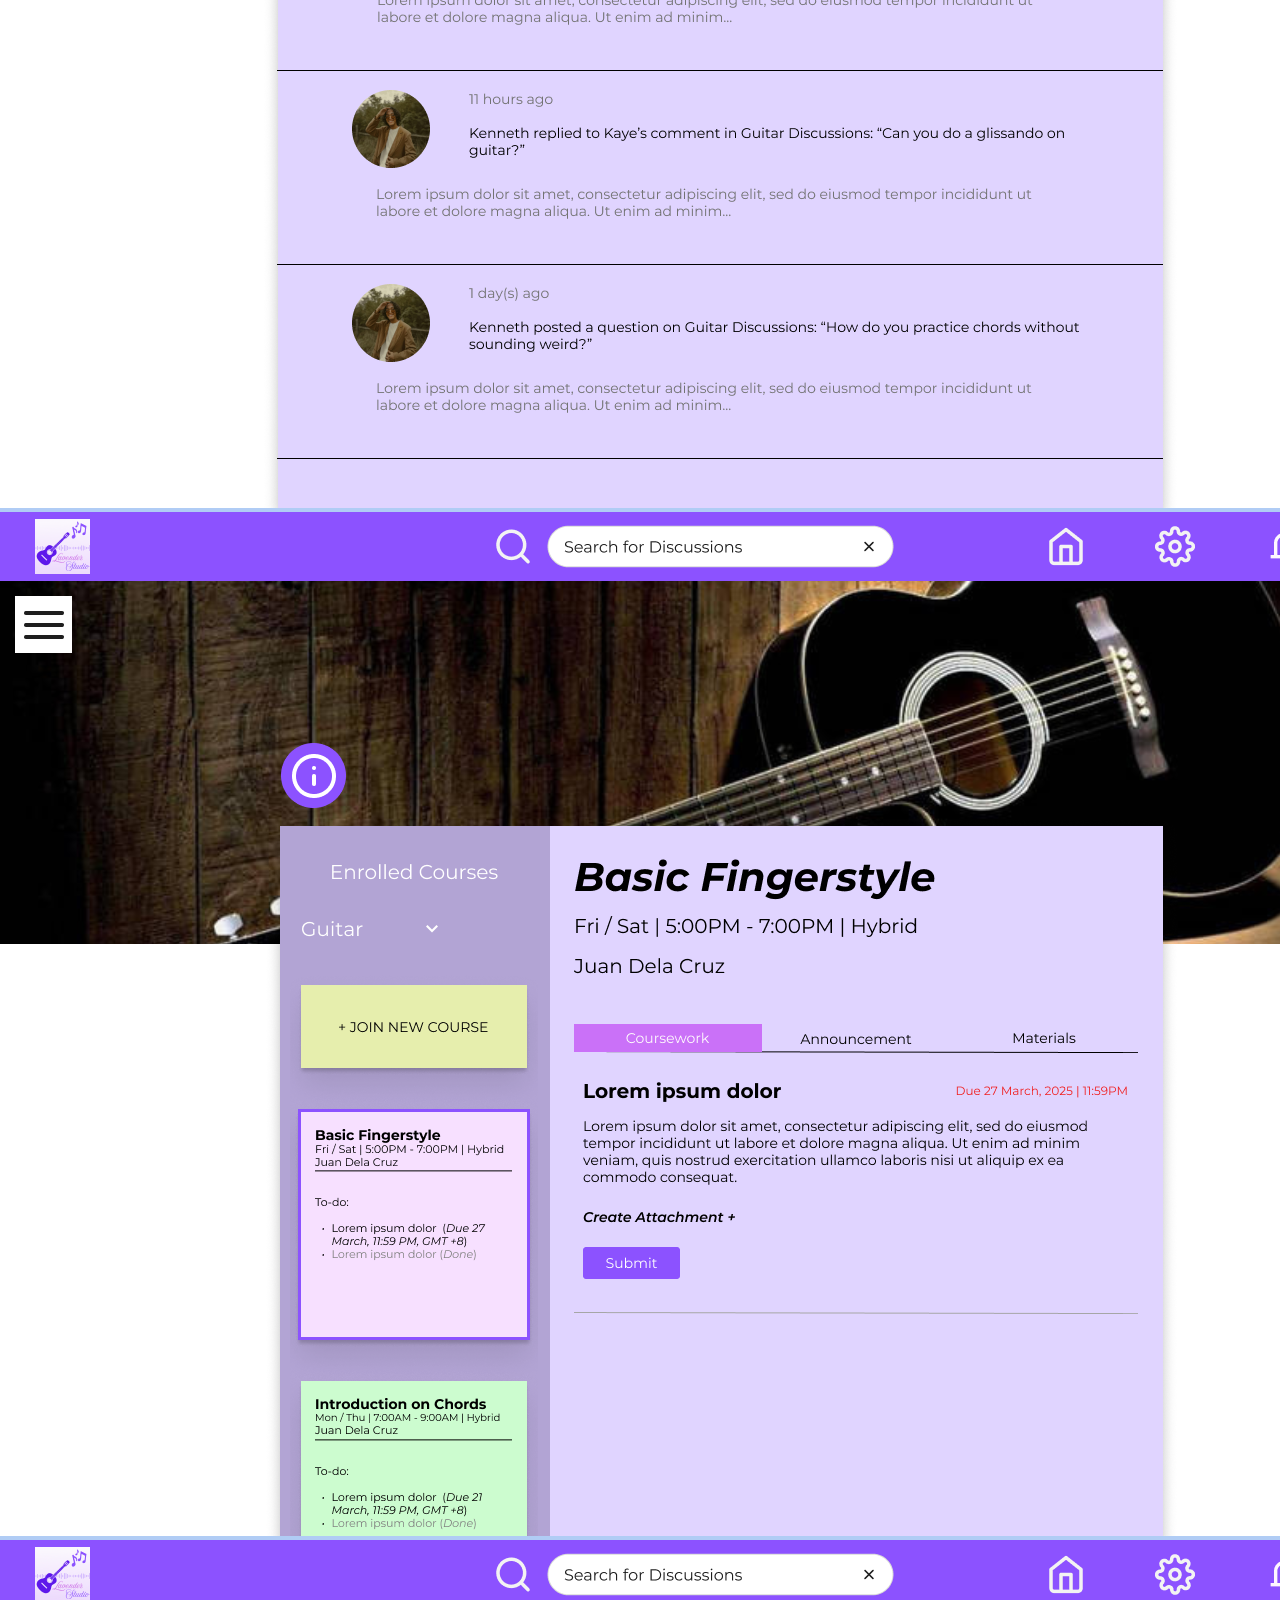
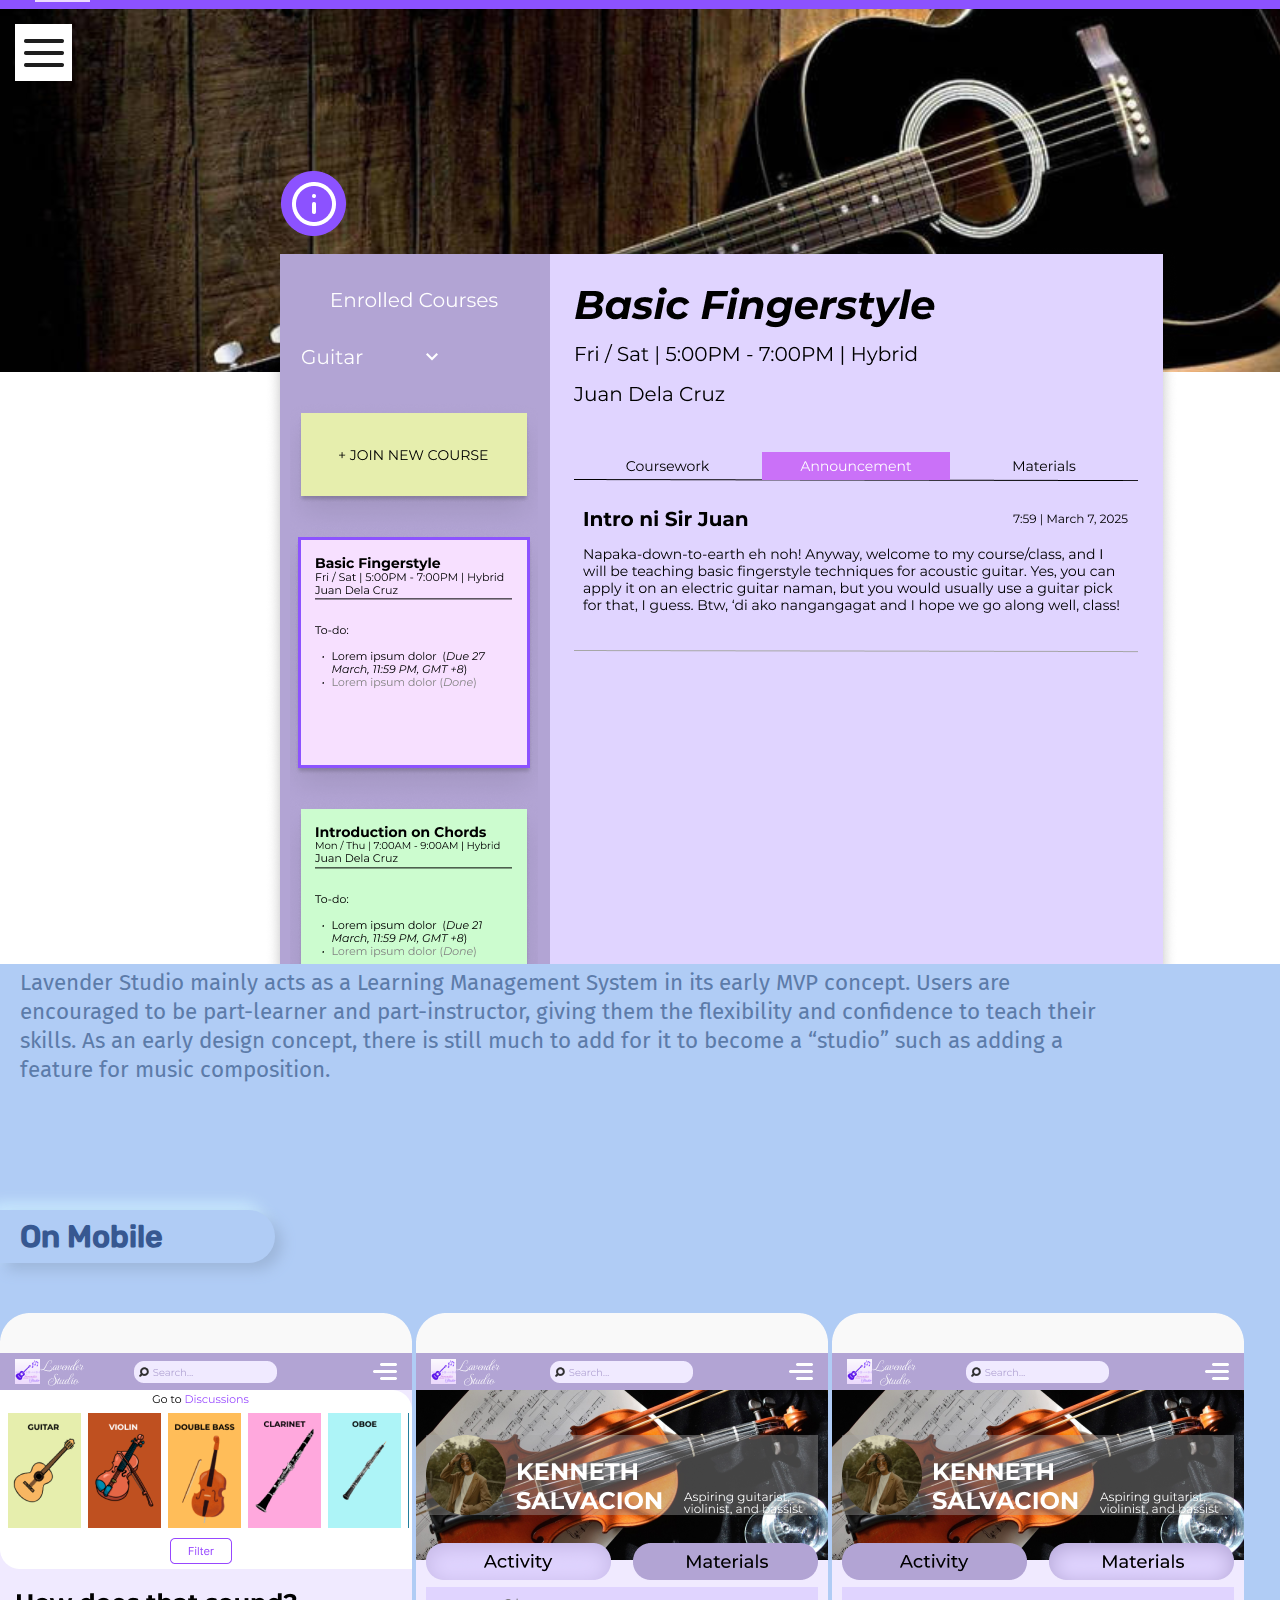
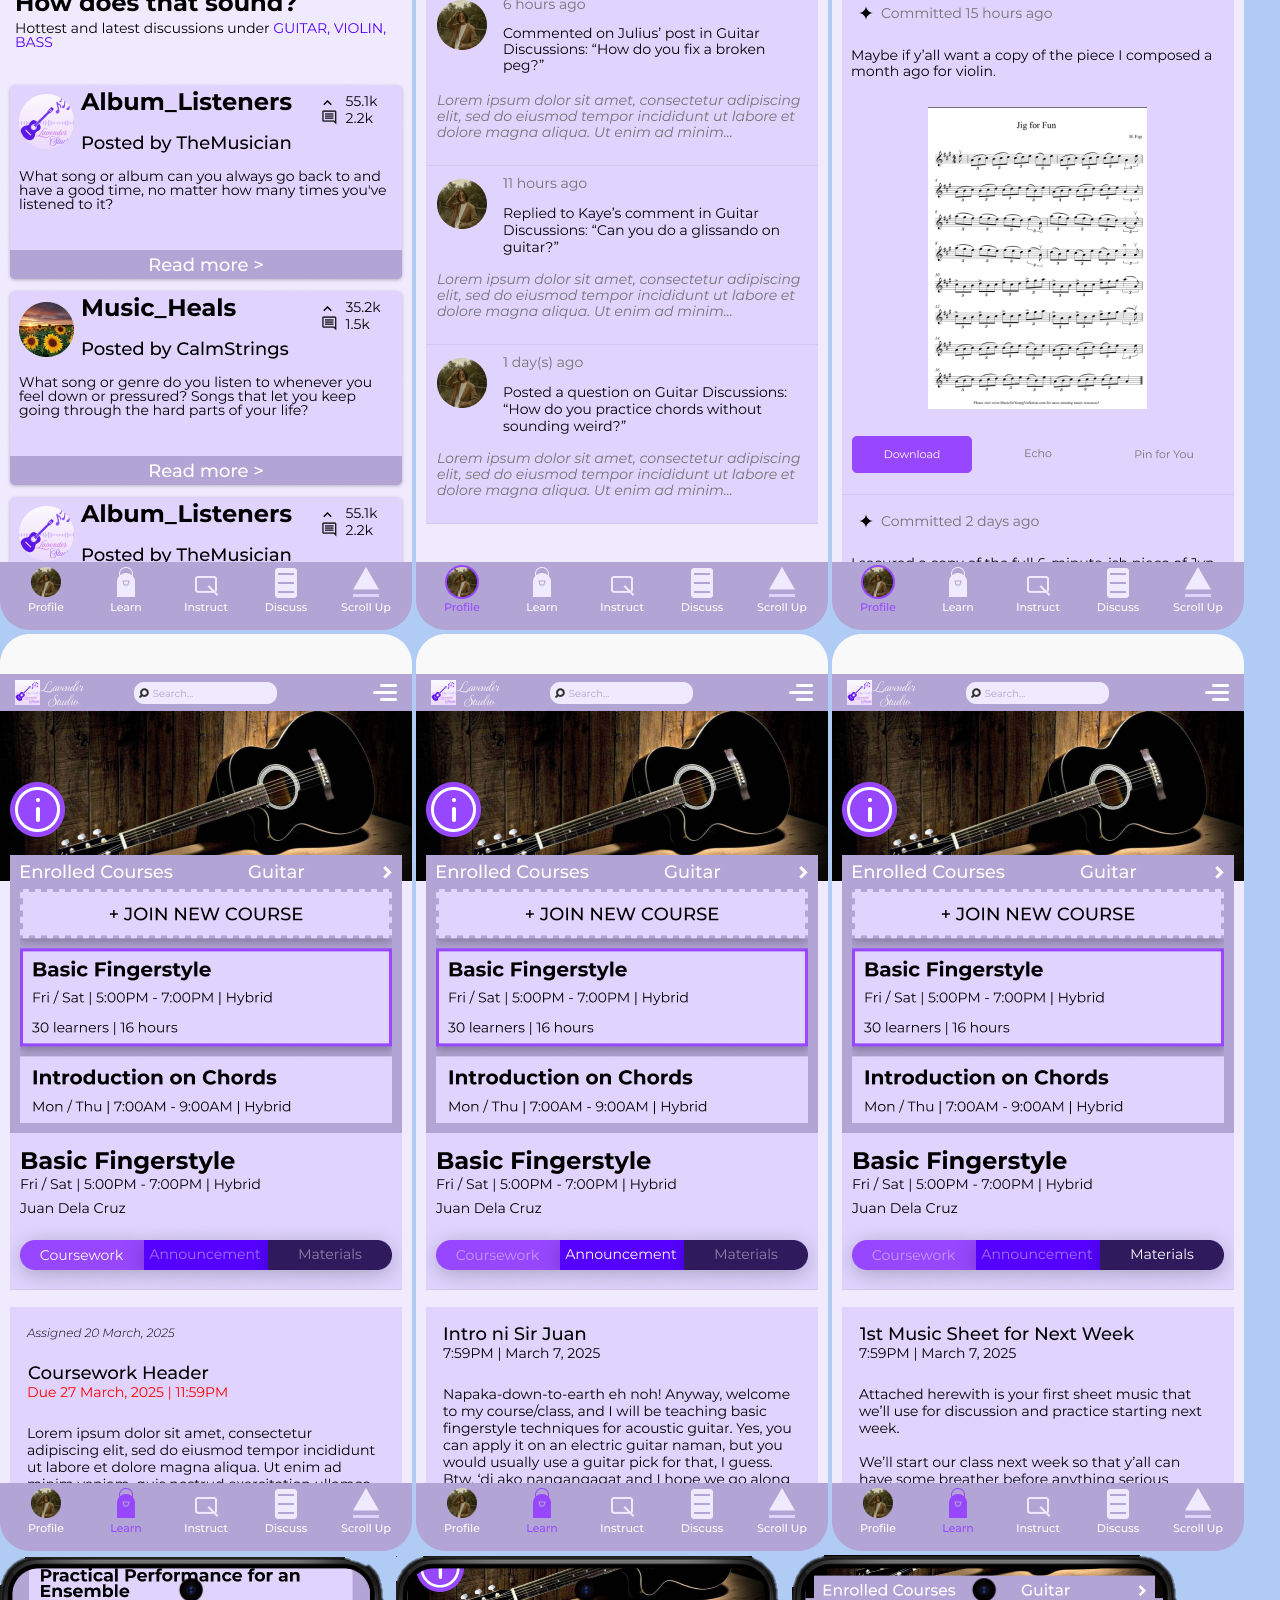
<file: lavender-studio.html>
<!DOCTYPE html>
<html lang="en">
<head>
    <meta charset="UTF-8">
    <meta name="description" content="An LMS designed to help people learn instruments from experienced musicians">
    <meta http-equiv="X-UA-Compatible" content="IE=edge">
    <meta name="viewport" content="width=device-width, initial-scale=1.0">
    <title>Lavender Studio</title>
    <link rel="stylesheet" href="styles/lavender-studio.css">
</head>
<body>
    <!-- this file is structure for Lavender Studio (under Projects) -->
    <!-- before you forget, first create a quick overview of this project in Home -->
    <nav id="navbar">
        <a href="index.html"><div class="circle"></div></a>
        <a href="index.html"><div class="to-home">to home</div></a>
    </nav>

    <h1>Lavender Studio</h1>

    <section class="desktop">
        <h2>On Desktop</h2>

        <div class="scroll-container">
            <div class="scroll">
                <img src="images/Home_Page.png" alt="home-page">
                <img src="images/User_Profile_Page.png" alt="profile-page">
                <img src="images/Learner's_Page.png" alt="learner's-page">
                <img src="images/Learner's_Page_1.png" alt="learner's-page1">
                <img src="images/Learner's_Page_2.png" alt="learner's-page2">
                <img src="images/Instructor's_Page.png" alt="instructor's-page">
                <img src="images/Discussions_Page.png" alt="discussions-page">
                <img src="images/Discussions_Page_1.png" alt="discussions-page1">
                <img src="images/Discussions_Page_2.png" alt="discussions-page2">
                <!-- extension part, for illusion -->
                <img src="images/Home_Page.png" alt="home-page">
                <img src="images/User_Profile_Page.png" alt="profile-page">
                <img src="images/Learner's_Page.png" alt="learner's-page">
                <img src="images/Learner's_Page_1.png" alt="learner's-page1">
            </div>
        </div>

        <p>Lavender Studio mainly acts as a Learning Management System in 
            its early MVP concept. Users are encouraged to be part-learner 
            and part-instructor, giving them the flexibility and confidence 
            to teach their skills. As an early design concept, there is still 
            much to add for it to become a “studio” such as adding a feature 
            for music composition. </p>
    </section>

    <section class="mobile">
        <h2>On Mobile</h2>

        <div class="scroll-container">
            <div class="scroll">
                <img src="images/mob_home-page.png" alt="mobile-home-page" loading="lazy">
                <img src="images/mob_profile-page1.png" alt="profile-activity" loading="lazy">
                <img src="images/mob_profile-page2.png" alt="profile-materials" loading="lazy">
                <img src="images/mob_learners-page.png" alt="learners-coursework" loading="lazy">
                <img src="images/mob_learners-page1.png" alt="learners-announcements" loading="lazy">
                <img src="images/mob_learners-page2.png" alt="learners-materials" loading="lazy">
                <img src="images/mob_instructors-page.png" alt="instructors-coursework" loading="lazy">
                <img src="images/mob_instructors-page1.png" alt="instructors-announcements" loading="lazy">
                <img src="images/mob_instructors-page2.png" alt="instructors-materials" loading="lazy">
                <img src="images/mob_quiz-editor.png" alt="quiz_editor" loading="lazy">
                <img src="images/mob_gen-editor.png" alt="general-text-editor" loading="lazy">
                <img src="images/mob_discussions-page.png" alt="discussions-page" loading="lazy">
                <img src="images/mob_discussions-page1.png" alt="discussions-page1" loading="lazy">
                <img src="images/mob_discussions-page2.png" alt="discussions-page2" loading="lazy">
                <!-- extension part for illusion -->
                <img src="images/mob_home-page.png" alt="mobile-home-page" loading="lazy">
                <img src="images/mob_profile-page1.png" alt="profile-activity" loading="lazy">
                <img src="images/mob_profile-page2.png" alt="profile-materials" loading="lazy">
                <img src="images/mob_learners-page.png" alt="learners-coursework" loading="lazy">
                <img src="images/mob_learners-page1.png" alt="learners-announcements" loading="lazy">
                <img src="images/mob_learners-page2.png" alt="learners-materials" loading="lazy">
            </div>
        </div>

        <p>The initiative sparked from a question where “what if it&apos;s not too 
            late to pursue a passion in music?”, a problem our group took into 
            consideration for a certain course criterion. We made it to be also 
            mobile friendly, introducing convenience while receiving guidance 
            from other users on the fly.</p>
    </section>

    <section class="share">
        <h2>Share Your Ideas</h2>
        <p>Have suggestions? Your insights might help me and my team improve 
            this design for eventual developments and deployments!</p>
        
        <div class="externals">
            <div id="toDesktop" class="to-desktop external">
                <a href="https://tinyurl.com/4bmc2zr7" target="_blank" rel="noopener noreferrer" id="desktopLink">Visit Desktop Prototype  
                    <span id="shiftDesktopArrow" class="shift">&gt;&gt;</span>
                </a>
            </div>
        
            
            <div id="toMobile" class="to-mobile external">
                <a href="https://tinyurl.com/y2jpdajz" target="_blank" rel="noopener noreferrer" id="mobileLink" >Visit Mobile Prototype  
                    <span id="shiftMobileArrow" class="shift">&gt;&gt;</span>
                </a>
            </div>
        </div>
    </section>

    <!-- next project link -->
    <!-- on sucessive pages, create a "back" link -->
    <div class="go-to">
        <p class="prev" id="prev">
            <a href="index.html" id="prevLink">
                <span id="prevArrow">&lt;&lt;</span> Back to Home
            </a>
        </p>
        <p class="next" id="next">
            <a href="#" id="nextLink">Next Project 
                <span id="nextArrow">&gt;&gt;</span>
            </a>
        </p>
    </div>

    <!-- footer -->
    <footer>
        <div class="foot-container">
            <ul class="foot-navs">
                <li><a href="https://ph.linkedin.com/in/fergus-matthew-austria-9925b0370" target="_blank" rel="noopener noreferrer">LinkedIn</a></li>
                <li><a href="https://github.com/FAust1-159" target="_blank" rel="noopener noreferrer">GitHub</a></li>
                <li><a href="https://drive.google.com/file/d/1XpW7PmUogxXBhE3NdHYb-eoxEh17-SkS/view?usp=sharing" 
                    target="_blank" rel="noopener noreferrer">Resume</a></li>
            </ul>
            <p>@2026 Fergus Austria</p>
        </div>
    </footer>

     <!-- adtl. smooth scroll-up button -->
    <button class="scroll-up" id="scrollUp" title="Scroll Up">
        <img src="icons/up-long-solid.svg" alt="go up" class="up-icon">
    </button>

    <script src="utils/project-page.js"></script>
</body>
</html>
</file>
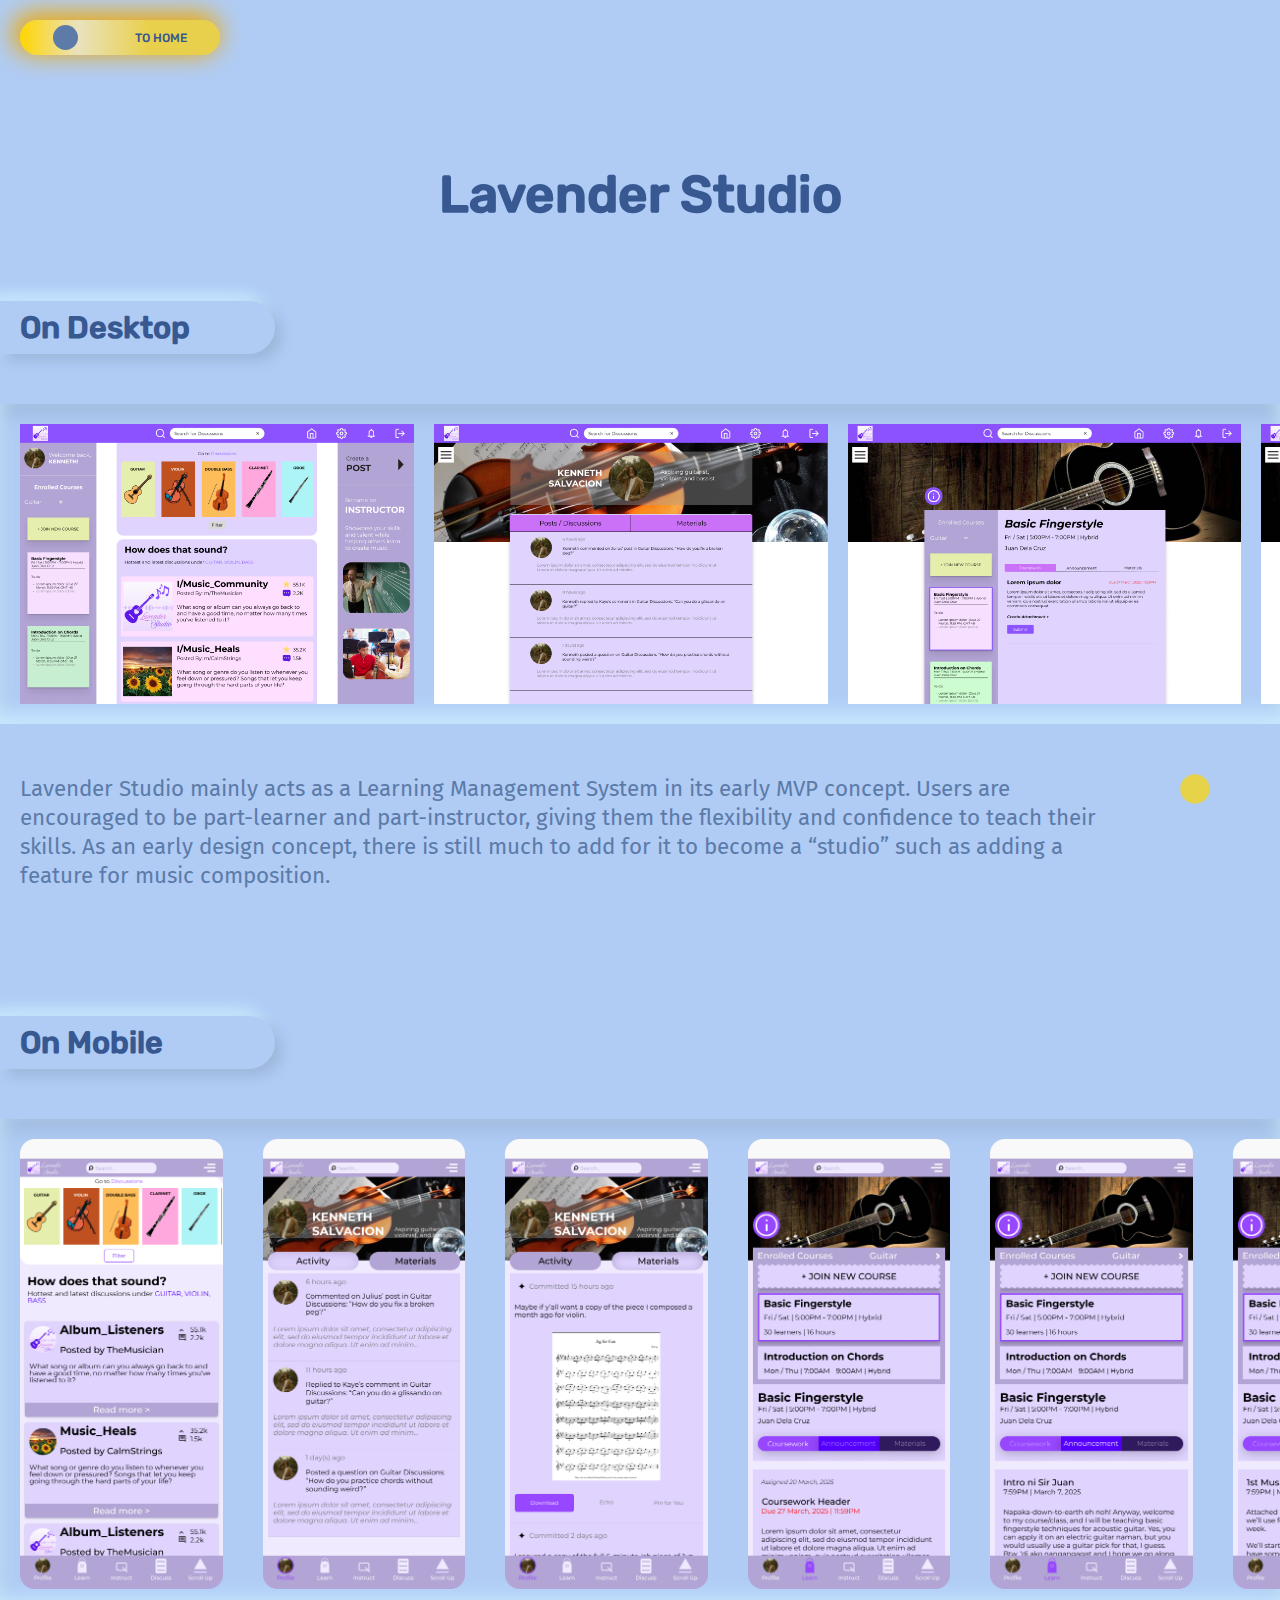
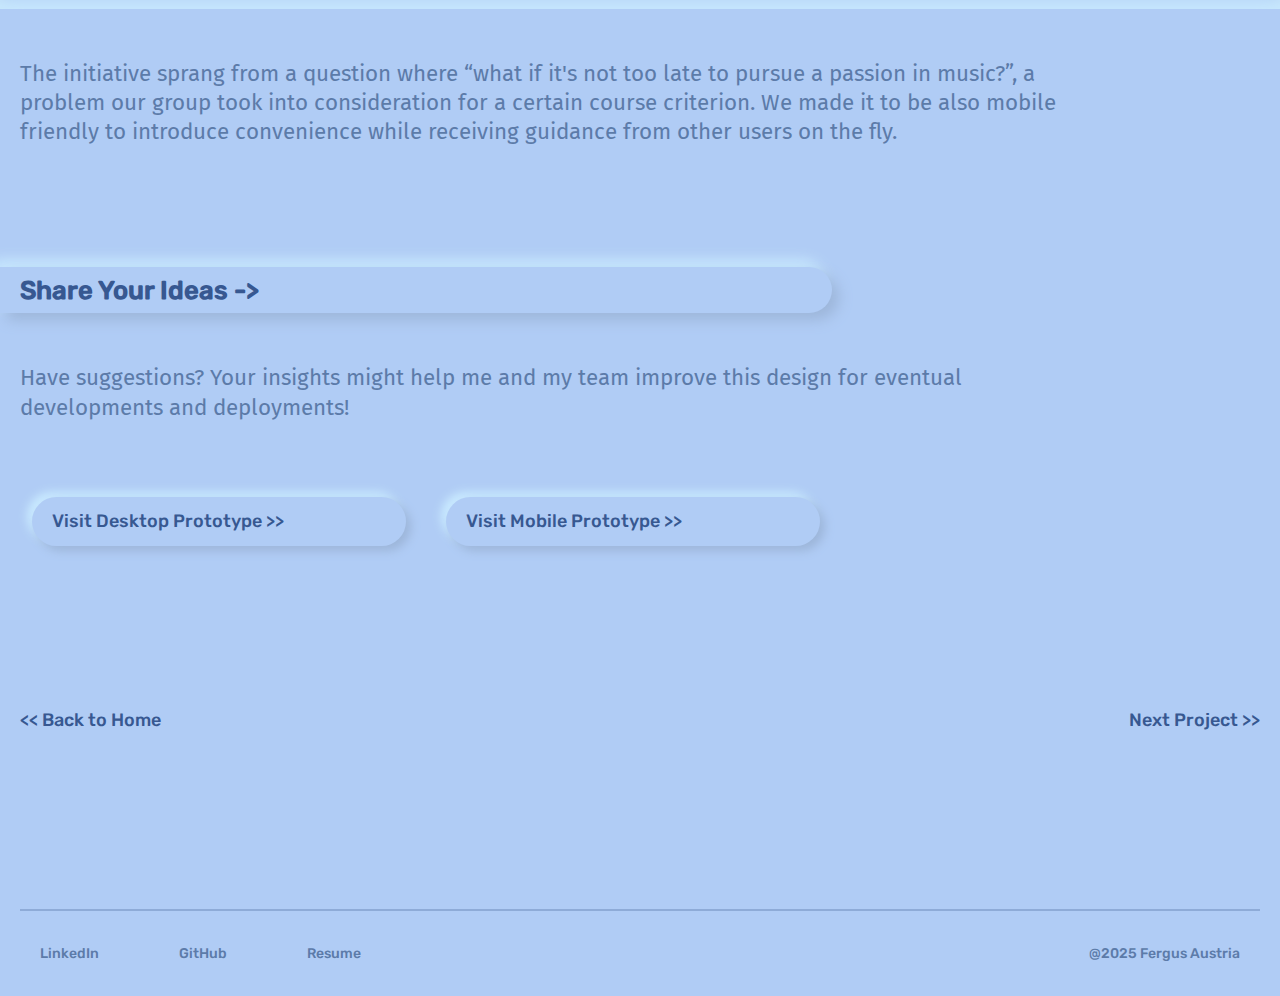
<file: FAustPortfolio/lavender-studio.html>
<!DOCTYPE html>
<html lang="en">
<head>
    <meta charset="UTF-8">
    <meta name="description" content="An LMS designed to help people learn instruments from experienced musicians">
    <meta http-equiv="X-UA-Compatible" content="IE=edge">
    <meta name="viewport" content="width=device-width, initial-scale=1.0">
    <title>Lavender Studio</title>
    <link rel="stylesheet" href="styles/lavender-studio.css">
</head>
<body>
    <!-- this file is structure for Lavender Studio (under Projects) -->
    <!-- before you forget, first create a quick overview of this project in Home -->
    <nav id="navbar">
        <a href="index.html"><div class="circle"></div></a>
        <a href="index.html"><div class="to-home">to home</div></a>
    </nav>

    <h1>Lavender Studio</h1>

    <section class="desktop">
        <h2>On Desktop</h2>

        <div class="slider">
            <img src="images/Home_Page.png" alt="home-page">
            <img src="images/User_Profile_Page.png" alt="profile-page">
            <img src="images/Learner's_Page.png" alt="learner's-page">
            <img src="images/Learner's_Page_1.png" alt="learner's-page1">
            <img src="images/Learner's_Page_2.png" alt="learner's-page2">
            <img src="images/Instructor's_Page.png" alt="instructor's-page">
            <img src="images/Discussions_Page.png" alt="discussions-page">
            <img src="images/Discussions_Page_1.png" alt="discussions-page1">
            <img src="images/Discussions_Page_2.png" alt="discussions-page2">
        </div>

        <p>Lavender Studio mainly acts as a Learning Management System in 
            its early MVP concept. Users are encouraged to be part-learner 
            and part-instructor, giving them the flexibility and confidence 
            to teach their skills. As an early design concept, there is still 
            much to add for it to become a “studio” such as adding a feature 
            for music composition. </p>
    </section>

    <section class="mobile">
        <h2>On Mobile</h2>

        <div class="slider">
            <img src="images/mob_home-page.png" alt="mobile-home-page">
            <img src="images/mob_profile-page1.png" alt="profile-activity">
            <img src="images/mob_profile-page2.png" alt="profile-materials">
            <img src="images/mob_learners-page.png" alt="learners-coursework">
            <img src="images/mob_learners-page1.png" alt="learners-announcements">
            <img src="images/mob_learners-page2.png" alt="learners-materials">
        </div>

        <p>The initiative sprang from a question where “what if it&apos;s not too 
            late to pursue a passion in music?”, a problem our group took into 
            consideration for a certain course criterion. We made it to be also 
            mobile friendly to introduce convenience while receiving guidance 
            from other users on the fly.</p>
    </section>

    <section class="share">
        <h2>Share Your Ideas -></h2>
        <p>Have suggestions? Your insights might help me and my team improve 
            this design for eventual developments and deployments!</p>
        
        <div class="externals">
            <div id="toDesktop" class="to-desktop external">
                <a href="https://tinyurl.com/ycyh73p9" target="_blank" rel="noopener noreferrer" id="desktopLink">Visit Desktop Prototype  
                    <span id="shiftDesktopArrow" class="shift">&gt;&gt;</span>
                </a>
            </div>
        
            
            <div id="toMobile" class="to-mobile external">
                <a href="https://tinyurl.com/y2jpdajz" target="_blank" rel="noopener noreferrer" id="mobileLink" >Visit Mobile Prototype  
                    <span id="shiftMobileArrow" class="shift">&gt;&gt;</span>
                </a>
            </div>
        </div>
    </section>

    <!-- next project link -->
    <!-- on sucessive pages, create a "back" link -->
    <div class="go-to">
        <p class="prev" id="prev">
            <a href="index.html" id="prevLink">
                <span id="prevArrow">&lt;&lt;</span> Back to Home
            </a>
        </p>
        <p class="next" id="next">
            <a href="#" id="nextLink">Next Project 
                <span id="nextArrow">&gt;&gt;</span>
            </a>
        </p>
    </div>

    <!-- footer -->
    <footer>
        <div class="foot-container">
            <ul class="foot-navs">
                <li><a href="https://ph.linkedin.com/in/fergus-matthew-austria-9925b0370" target="_blank" rel="noopener noreferrer">LinkedIn</a></li>
                <li><a href="https://github.com/FAust1-159" target="_blank" rel="noopener noreferrer">GitHub</a></li>
                <li><a href="#">Resume</a></li>
            </ul>
            <p>@2025 Fergus Austria</p>
        </div>
    </footer>

     <!-- adtl. smooth scroll-up button -->
    <a href="#navbar">
        <button class="scroll-up" id="scrollUp" title="Scrolls Up">
            <img src="icons/up-long-solid.svg" alt="go up" class="up-icon">
        </button>
    </a>

    <script src="utils/project-page.js"></script>
</body>
</html>
</file>
<file: styles/index.css>
/* For header, button, or subtitle typography */
@font-face {
    font-family: Rubik-Medium;
    src: url(../fonts/Rubik-Medium.ttf) format('truetype');
    font-style: normal;
}

@font-face {
    font-family: Rubik;
    src: url(../fonts/Rubik-Regular.ttf) format('truetype');
    font-style: normal;
}

/* For body or general text typography */
@font-face {
    font-family: Fira-Regular;
    src: url(../fonts/FiraSans-Regular.ttf) format('truetype');
    font-style: normal;
}

@font-face {
    font-family: Manrope;
    src: url(../fonts/Manrope-Regular.ttf) format('truetype');
    font-style: normal;
}

html {
    scroll-behavior: smooth;
}

* {
    box-sizing: border-box;
}

body {
    font-family: 'Manrope', Tahoma, Geneva, Verdana, sans-serif;
    display: flex;
    flex-direction: column;
    margin: 0 20px;
    padding: 0;
    min-height: 100vh; 
    height: 100%;
    background-color: #B0CCF5;
}

main {
    margin: 0;
    display: flex;
    flex-direction: column;
    align-items: center;
    height: 100vh;
}

/* main, section, form { margin: 0 20px; } */

/* for Nav bar */
main nav {
    font-family: 'Rubik', Tahoma, Verdana, sans-serif;
    display: flex;
    align-items: center;
    justify-content: space-between;
    column-gap: 5px;
    margin: 20px 0 75px;
    width: 100%;
    height: 35px;
    padding: 3px 10%;
    background-image: linear-gradient(90deg, #FFD500, #E9E2BE 29%, #E9D04C 64%);
    border-radius: 7vh;
    box-shadow: 4px 4px 25px 4px #ebaa11, 
                -4px -4px 25px 4px #ebaa11;
}

main nav a .circle {
    width: 25px;
    aspect-ratio: 1;
    border-radius: 16px;
    background-color: #5C7BA9;
}

main nav ul {
    /* margin: 0 auto; */
    width: 90%;
    height: auto;
    padding: 5px 0;
    /* background-color: aqua; */
    list-style-type: none;
    display: flex;
    justify-content: space-evenly;
}

main nav ul li {
    font-size: clamp(13px, 2vw, 16px);
}

main nav ul li a {
    position: relative;
    padding-bottom: 2px;
}

main nav ul li a::after {
    position: absolute;
    content: "";
    bottom: 0;
    left: 0;
    width: 0;
    height: 2px;
    background-color: #5C7BA9;
    transition: width 0.2s ease;
}

main nav ul li a:hover::after {
    width: 100%;
}

#navs {
    text-decoration: none;
    text-transform: uppercase;
    font-size: 0.875em;
    color: hsl(106, 63%, 19%);
}

/* Intro section starts here */
main section {
    display: grid;
    width: 100%;
    grid-template: repeat(3, auto) / repeat(2, auto);
    gap: 10px 20px;
    justify-content: space-around;
    align-items: center;
}

main section .name {
    grid-area: 1 / 1 / 2 / 3;
    font-family: 'Rubik', Tahoma, Verdana, sans-serif;
    font-size: clamp(16px, 4vw, 24px);
    font-style: italic;
    color: #375891;
}

main section .hook {
    font-family: 'Rubik-Medium', Tahoma, Verdana, sans-serif;
    /* font-size: clamp(2.5rem, 12vw, 5.5rem); */
    font-size: clamp(2.5rem, 1.591rem + 4.55vw, 5rem);
    color: #375891;
    text-shadow: 2px 2px 15px #5C7BA9;
}

main section .hook-1 {
    grid-area: 2 / 1 / 3 / 2;
}

main section .hook-2 {
    grid-area: 2 / 2 / 3 / 3;
}

main section .hook-reflect {
    display: none;
    transform: scaleY(-1);
    opacity: 0.5;
    filter: blur(2px);
    mask: linear-gradient(#37589100 25%, #3758912e 50%, #37589179 75%);
}

/* for text-reflection; encountered problems, will redo in another time */

/* infinite slow image slideshow here */
.random-image {
    grid-area: 3 / 1 / 4 / 3;
    width: 100%;
    aspect-ratio: 16 / 9;
    border-radius: 10px;
    position: relative;
    overflow: hidden;
    background-color: #B0CCF5;
    box-shadow: 10px 10px 20px 0 #96add0,
                -10px -10px 20px 0 #caebff;
}

.random-image img {
    position: absolute;
    width: 100%;
    height: auto;
    object-fit: cover;
    opacity: 0;
    animation: fading-slider 15s infinite;
}

.random-image img:nth-child(1) {
    animation-delay: 0s;
}

.random-image img:nth-child(2) {
    animation-delay: 3s;
}

.random-image img:nth-child(3) {
    animation-delay: 6s;
}

.random-image img:nth-child(4) {
    animation-delay: 9s;
}

.random-image img:nth-child(5) {
    animation-delay: 12s;
}

@keyframes fading-slider {
    0%, 100% { opacity: 0; }
    10%, 30% { opacity: 1; }
    40%, 90% { opacity: 0; }
}

main p.bio {
    margin-top: 75px;
    width: min(85%, 880px);
    font-size: min(1.2rem, 24px);
    line-height: 1.3;
    color: #5C7BA9;
    text-align: center;
    justify-self: center;
}

main a button {
    font-family: 'Rubik', Tahoma, Verdana, sans-serif;
    font-size: clamp(1rem, 5vw, 24px);
    border: none;
    border-radius: 50px;
    background-color: #B0CCF5;
    padding: 10px 20px;
    color: #375891;
    width: max(145px, 290px);
    transition: color 0.3s ease;
    cursor: pointer;
    box-shadow: 7px 7px 14px #9DB6DA,
                -7px -7px 14px #CAEBFF;
}

main a button span { 
    transition: 0.3s ease;
}

/* TECH STACK and PROJECTS headings here */
.tech-stack, .project-head {
    font-family: 'Rubik-Medium', Tahoma, Verdana, sans-serif;
    font-size: 3em;
    margin-bottom: 0;
    border-radius: 1.5em;
    color: #375891;
    text-align: center;
    justify-self: center;
}

/* tech stack section starts here */
section.techs {
    margin-top: 100px;
    display: flex;
    flex-direction: column;
    align-items: center;
    row-gap: 30px;
}

section article.stack-1 {
    display: flex;
    flex-direction: column;
    align-items: center;
}

section article.stack-2 {
    display: flex;
    flex-direction: column;
    align-items: center;
    margin-top: 35px;
}

section article h3.webdev-heading {
    font-family: 'Rubik', Tahoma, Verdana, sans-serif;
    margin-bottom: 30px;
    color: #5C7BA9;
}

section article h3.design-heading {
    font-family: 'Rubik', Tahoma, Verdana, sans-serif;
    margin-bottom: 30px;
    color: #5C7BA9;
}

.web-container, .design-container {
    display: flex;
    flex-wrap: wrap;
    gap: 15px;
    justify-content: center;

    /* previous styles */
    /* display: grid;
    grid-template: 102px 102px / 102px 102px;
    gap: 15px; */
}

.web-container .tech, .design-container .tool {
    width: 102px;
    height: 102px;
    padding: 10px;
    background-color: #B0CCF5; /* remove after use */
    color: #5C7BA9;
    font-family: 'Rubik-Medium', Tahoma, Verdana, sans-serif;
    display: flex;
    flex-direction: column;
    justify-content: space-between;
    align-items: center;
    position: relative;
    box-shadow: inset 5px 5px 10px 0 #9DB6DA,
                inset -5px -5px 10px 0 #CAEBFF;
}

.web-container .tech p, .design-container .tool p {
    margin: 0;
    font-size: clamp(0.8rem, 3vw, 1rem);
}

/* SVG per tech */
.html-icon, .css-icon {
    width: 3em;
    aspect-ratio: 4/5;
}

.js-icon {
    width: 3.3em;
    aspect-ratio: 7/8;
}

.react-icon {
    width: 4em;
    opacity: 0.5;
}

/* the "to be learned" banner for React */
.to-be-learned {
    font-family: 'Rubik', system-ui;
    background-color: #5C7BA9;
    color: white;
    width: 100%;
    position: absolute;
    top: 50%;
    transform: translateY(-50%);
    font-size: 0.75em;
    padding: 2px;
    text-align: center;
    z-index: 1;
}

.fig-icon {
    width: 2.65em;
    aspect-ratio: 3/4;
}

.canva-icon {
    width: 3.7em;
}

.inkscape-icon {
    width: 3.9em;
}

.up-icon {
    height: 1.75em;
    aspect-ratio: 9 /14;
}

/* projects section starts here */
section.projects {
    margin: 100px 0 100px;
}

section .proj-container {
    display: grid;
    grid-template: auto / repeat(auto-fit, minmax(min(350px, 50%), 1fr));
    gap: 10px;
    background-color: #B0CCF5;
    width: 100%;
    height: /* 700px */ auto; /* make auto when content is available */
    margin-top: 30px;
    padding: 1.5em;
    border-radius: 10px;
    box-shadow: inset -10px -10px 20px 0 #caebff,
                inset 10px 10px 20px 0 #96add0;
    /* overflow: hidden; */
}

/* styles per project item */
section .proj-container div {
    overflow: hidden;
}

section .proj-container div a {
    text-decoration: none;
}

section .proj-container div a:link {
    color: black;
}

section .proj-container div a:visited {
    color: black;
}

section .proj-container div a img {
    object-fit: cover;
    width: 100%;
    aspect-ratio: 16/7;
    margin: 0;
    border-radius: 10px 10px 0 0;
    display: block;
    position: relative;
    z-index: 1;
}

section .proj-container div a div.overview {
    background-color: #5C7BA9;
    padding: 5px 15px 20px 15px;
    border-radius: 0 0 10px 10px;
    box-shadow: 0 -20px 40px 30px #5C7BA9;
    position: relative;
    z-index: 2;
}

section .proj-container div a div.overview h3 {
    font-family: 'Rubik', Tahoma, Verdana, sans-serif;
    color: #CAEBFF;
    margin: 0;
}

section .proj-container div a div.overview p:nth-child(2) {
    color: #B0CCF5;
    font-size: 0.75rem;
    margin-top: 0;
}

section .proj-container div a div.overview p:nth-child(3){
    color: #CAEBFF;
    font-size: 0.875rem;
    margin: 25px 0;
}

section .proj-container div a div.overview .build {
    font-size: 11px;
    height: 30px;
    display: flex;
    align-items: center;
}

section .proj-container div a div.overview .build span {
    margin-right: 10px;
    font-family: 'Rubik', Tahoma, Verdana, sans-serif;
}

/* Lavender Studio card BUILD styles */
section .proj-container div a div.overview .build span:nth-child(1) {
    background-color: #F8D8FF;
    color: #375891;
    border-radius: 20px;
    padding: 5px 10px;
}

section .proj-container div a div.overview .build span:nth-child(2) {
    background-color: #CAEBFF;
    color: #375891;
    border-radius: 20px;
    padding: 5px 10px;
}

/* ZZZ-Calculator card BUILD styles */
section .proj-container div.project-2 a div.overview .build span:nth-child(1) {
    background-color: #f88b67;
    color: #375891;
    border-radius: 20px;
    padding: 5px 10px;
}

section .proj-container div.project-2 a div.overview .build span:nth-child(2) {
    background-color: #CAEBFF;
    color: #375891;
    border-radius: 20px;
    padding: 5px 10px;
}

section .proj-container div.project-2 a div.overview .build span:nth-child(3) {
    background-color: #FFD500;
    color: #375891;
    border-radius: 20px;
    padding: 5px 10px;
}

section .proj-container div.project-2 a div.overview .build span:nth-child(4) {
    background-color: #79c9fa;
    color: #375891;
    border-radius: 20px;
    padding: 5px 10px;
}

/* contacts section starts here */
.contacts-heading {
    font-family: 'Rubik-Medium', Tahoma, Verdana, sans-serif;
    font-size: 3.5em;
    text-align: center;
    color: #375891;
}

.interested {
    margin: 80px 0 30px 0;
    background-image: linear-gradient(to right, #2626DF, #8752F2 50%, #4000AF 75%);
    -webkit-text-fill-color: transparent;
    background-clip: text;
    -webkit-background-clip: text;
}

.ping-me {
    font-size: 2rem;
}

form.contacts-section {
    display: flex;
    flex-direction: column;
    gap: 20px;
    height: 100vh;
}

label {
    color: #5C7BA9;
    font-family: 'Rubik', Tahoma, Verdana, sans-serif;
}

input[type=text], input[type=email] {
    margin: 16px 0 10px 0;
    padding: 3px 15px;
    width: 100%;
    height: 4em;
    border: none;
    border-radius: 2em;
    font-family: 'Rubik-Medium', Tahoma, Verdana, sans-serif;
    background-color: #B0CCF5;
    color: #5C7BA9;
    box-shadow: inset 4px 4px 8px 0 #96add0, 
                inset -4px -4px 8px 0 #caebff;
}

textarea {
    margin: 16px 0 10px 0;
    padding: 15px 15px;
    width: 100%;
    height: 15rem;
    border: none;
    border-radius: 2em;
    font-family: 'Rubik-Medium', Tahoma, Verdana, sans-serif;
    background-color: #B0CCF5;
    color: #5C7BA9;
    box-shadow: inset 4px 4px 8px 0 #96add0, 
                inset -4px -4px 8px 0 #caebff;
    resize: none;
}

input[type=submit] {
    height: 2.5em;
    padding: 5px 15px;
    margin: 15px 10px 0 0;
    border: none;
    border-radius: 5px;
    font-family: 'Rubik', Tahoma, Verdana, sans-serif;
    background-color: #B0CCF5;
    color: #5C7BA9;
    box-shadow: 4px 4px 8px 0 #96add0, 
                -4px -4px 8px 0 #caebff;
    cursor: pointer;
}

input[type=submit]:hover {
    transition: 0.3s;
    background-color: white;
}

input[type=submit]:active {
    background-color: #5C7BA9;
    color: #dae7fb;
    box-shadow: none;
}

input[type=reset] {
    height: 2.5em;
    padding: 5px 15px;
    margin: 15px 10px 0 0;
    border: 2px solid #5C7BA9;
    border-radius: 5px;
    font-family: 'Rubik', Tahoma, Verdana, sans-serif;
    background-color: #B0CCF5;
    color: #5C7BA9;
    box-shadow: 4px 4px 8px 0 #96add0, 
                -4px -4px 8px 0 #caebff;
    cursor: pointer;
}

input[type=reset]:hover {
    transition: 0.3s;
    background-color: #5C7BA9;
    color: #dae7fb;
}

input[type=reset]:active {
    background-color: white;
    color: #5C7BA9;
    box-shadow: none;
}

input::placeholder, textarea::placeholder {
    color: #7EA2D8;
    font-weight: 400;
    /* opacity: 0.7; */
}

input[type=text]:focus, input[type=email]:focus, textarea:focus {
    box-shadow: 4px 4px 8px 0 #96add0, 
                -4px -4px 8px 0 #caebff;
    outline: none;
}

/* footer styles start here */
footer {
    margin-top: 10rem;
    font-family: 'Rubik', Tahoma, Verdana, sans-serif;
    font-size: 14px;
    border-top: 2px solid rgba(92, 123, 169, 0.4);
}

.foot-container {
    margin: 20px 0;
} 

.foot-container ul {
    display: flex;
    flex-direction: column;
    gap: 20px;
    margin-bottom: 50px;
    padding: 0;
}

.foot-container ul li {
    list-style-type: none;
    text-decoration: none;
}

/* nav links base case */
.foot-container ul li a, .foot-container p {
    text-decoration: none;
    color: #5C7BA9;
    transition: color 0.3s ease;
}

.foot-container ul li a:hover{
    color: #dae7fb;
}

/* fixed scroll button */
.scroll-up {
    position: fixed;
    /* bottom: 20px; */
    right: 20px;
    padding: 5px;
    font-size: 0.75rem;
    font-family: 'Rubik-Medium', Tahoma, Verdana, sans-serif;
    border: none;
    background-color: #ffd500;
    color: #5C7BA9;
    height: 3.5em;
    width: 3.5em;
    border-radius: 50%;
    opacity: 0;
    cursor: pointer;
    z-index: 99;
    box-shadow: 0 4px 8px rgba(55, 88, 145, 0.5);
}

@keyframes appear {
    0% { opacity: 0; bottom: 50px; }
    100% { opacity: 1; bottom: 20px; }
}

@keyframes disappear {
    0% { opacity: 1; bottom: 20px; }
    100% { opacity: 0; bottom: 50px; }
}

/* CLASSLIST styles */
.shift-right {
    margin-left: 10px;
}

.change-color {
    color: #5C7BA9;
}

.appear {
    display: block;
    animation: appear 0.3s forwards;
}

.disappear {
    animation: disappear 0.3s;
}

/* FOR DIFFERENT MOBILE DEVICES */
/* for tablet screen width */
@media screen and (min-width: 601px) and (max-width: 900px) {
    body {
        /* margin: 0 60px; orig */
        margin: 0;
    }
    
    main nav {
        margin: 0 0 75px;
    }

    main {
        height: 100vh;
        margin: 20px 60px 0; /* change */
    }

    /* main section .hook {
        font-size: min(10vw, 5.5rem);
    } */

    /* Tech Stack section changes */
    section.techs {
        /* margin-top: 200px; orig */
        margin: 200px 60px 0; /* change */
    }
    
    .web-container .tech, .design-container .tool {
        padding: 15px; 
    }

    /* projects section */
    section.projects {
        margin: 100px 60px 100px; /* change */
    }

    /* contacts section */
    form.contacts-section {
        margin: 0 60px;
        display: grid;
        grid-template-columns: repeat(2, 1fr);
        grid-template-rows: repeat(4, auto);
        row-gap: 10px;
        height: 80vh;
    }

    .type-subject {
        grid-area: 2 / 1 / 3 / 3;
    }

    .type-msg {
        resize: none;
        grid-area: 3 / 1 / 4 / 3;
    }

    /* footer here */
    footer {
        padding: 0 20px; /* change */
    }

    .foot-container {
        width: 100%;
        display: flex;
        justify-content: space-between;
    }

    .foot-container ul {
        flex-direction: row;
        gap: 40px;
        align-items: center;
        margin: 0;
    }

    /* scroll up button goes here */
    a .scroll-up {
        opacity: 0;
        right: 50px;
    }
}

/* when enlarging width in PC */
@media screen and (min-width: 901px) and (max-width: 1200px) {
    body {
        /* margin: 0 90px; orig */
        margin: 0;
    }

    main nav {
        margin: 0 0 75px; /* change */
    }

    main {
        height: 100vh;
        margin: 20px 90px 0; /* change */
    }

    main section {
        display: grid;
        grid-template: repeat(4, auto) / repeat(2, auto);
    }

    main section .name {
        grid-area: 1 / 1 / 2 / 2;
    }

    main section .hook-1 {
        grid-area: 2 / 1 / 3 / 2;
    }

    main section .hook-2 {
        grid-area: 3 / 1 / 4 / 2;
    }

    main section .hook-reflect {
        display: block;
        grid-area: 4 / 1 / 5 / 2;
    }

    main p.bio {
        margin-top: 30px;
    }

    .random-image {
        grid-area: 1 / 2 / 5 / 3;
        height: 250px;
    }

    .random-image img {
       height: 250px;
    }

    /* Tech Stack section changes */
    section.techs {
        margin: 100px 90px 0; /* change */
    }

    /* projects section */
    section.projects {
        margin: 100px 90px 100px; /* change */
    }

    /* contacts section */
    form.contacts-section {
        margin: 0 150px;
        display: grid;
        grid-template-columns: repeat(2, 1fr);
        grid-template-rows: repeat(4, auto) /* 30% 60% 10% */;
        row-gap: 10px;
        height: 80vh;
    }

    .type-subject {
        grid-area: 2 / 1 / 3 / 3;
    }

    .type-msg {
        resize: none;
        grid-area: 3 / 1 / 4 / 3;
    }

    /* footer here */
    footer {
        padding: 0 20px; /* change */
    }

    .foot-container {
        width: 100%;
        display: flex;
        justify-content: space-between;
    }

    .foot-container ul {
        flex-direction: row;
        gap: 60px;
        align-items: center;
        margin: 0;
    }

    /* scroll up button goes here */
    .scroll-up {
        right: 50px;
        opacity: 0;
        transition: 0.3s ease-in-out;
        cursor: pointer;
        transform: scale(0.7);
    }

    .scroll-up img {
        opacity: 0;
        transition: opacity 0.2s ease-in-out;
    }

    .scroll-up:hover {
        opacity: 1;
        transform: scale(1);
    }

    .scroll-up img:hover {
        opacity: 1;
    }
}

/* for desktop size */
@media screen and (min-width: 1201px) {
    body {
        /* margin: 0 150px; orig */
        margin: 0;
    }

    main nav {
        margin: 0 0 75px; /* change */
    }

    main {
        height: 100vh;
        margin: 20px 150px 0; /* change */
    }

    main section {
        display: grid;
        grid-template: repeat(4, auto) / repeat(2, auto);
    }

    main section .name {
        grid-area: 1 / 1 / 2 / 2;
    }

    main section .hook {
        font-size: max(5.5rem, 6rem);
    }

    main section .hook-1 {
        grid-area: 2 / 1 / 3 / 2;
    }

    main section .hook-2 {
        grid-area: 3 / 1 / 4 / 2;
    }

    main section .hook-reflect {
        display: block;
        grid-area: 4 / 1 / 5 / 2;
    }

    main p.bio {
        margin-top: 30px;
    }

    .random-image {
        grid-area: 1 / 2 / 5 / 3;
        height: 325px;
    }

    .random-image img {
        height: 325px;
    }

    /* Tech Stack section changes */
    section.techs {
        margin: 100px 150px 0; /* change */
    }

    /* projects section */
    section.projects {
        margin: 100px 150px 100px; /* change */
    }

    /* contacts section */
    form.contacts-section {
        margin: 0 290px;
        display: grid;
        grid-template-columns: repeat(2, 1fr);
        grid-template-rows: repeat(4, auto) /* 30% 60% 10% */;
        row-gap: 10px;
        height: 80vh;
    }

    .type-subject {
        grid-area: 2 / 1 / 3 / 3;
    }

    .type-msg {
        resize: none;
        grid-area: 3 / 1 / 4 / 3;
    }

    /* footer here */
    footer {
        padding: 0 20px; /* change */
    }

    .foot-container {
        width: 100%;
        display: flex;
        justify-content: space-between;
    }

    .foot-container ul {
        flex-direction: row;
        gap: 80px;
        align-items: center;
        margin: 0;
    }

    /* scroll up button goes here */
    .scroll-up {
        right: 50px;
        opacity: 0;
        transition: 0.3s ease-in-out;
        cursor: pointer;
        transform: scale(0.7);
    }

    .scroll-up img {
        opacity: 0;
        transition: opacity 0.2s ease-in-out;
    }

    .scroll-up:hover {
        opacity: 1;
        transform: scale(1);
    }

    .scroll-up img:hover {
        opacity: 1;
    }
}
</file>
<file: FAustPortfolio/styles/index.css>
/* For header, button, or subtitle typography */
@font-face {
    font-family: Rubik-Medium;
    src: url(../fonts/Rubik-Medium.ttf) format('truetype');
    font-style: normal;
}

/* For body or general text typography */
@font-face {
    font-family: Fira-Regular;
    src: url(../fonts/FiraSans-Regular.ttf) format('truetype');
    font-style: normal;
}

html {
    scroll-behavior: smooth;
}

* {
    box-sizing: border-box;
}

body {
    font-family: 'Fira-Regular', Tahoma, Geneva, Verdana, sans-serif;
    display: flex;
    flex-direction: column;
    margin: 0 20px;
    padding: 0;
    min-height: 100vh; 
    height: 100%;
    background-color: #B0CCF5;
}

main {
    margin: 0;
    display: flex;
    flex-direction: column;
    align-items: center;
    height: 100vh;
}

/* main, section, form { margin: 0 20px; } */

/* for Nav bar */
nav {
    display: flex;
    align-items: center;
    justify-content: space-between;
    column-gap: 5px;
    margin: 20px 0 75px;
    width: 100%;
    height: 35px;
    padding: 3px 10%;
    background-image: linear-gradient(90deg, #FFD500, #E9E2BE 29%, #E9D04C 64%);
    border-radius: 7vh;
    box-shadow: 4px 4px 25px 4px #ebaa11, 
                -4px -4px 25px 4px #ebaa11;
}

nav .circle {
    width: 25px;
    aspect-ratio: 1;
    border-radius: 16px;
    background-color: #5C7BA9;
}

nav ul {
    /* margin: 0 auto; */
    width: 90%;
    height: auto;
    padding: 5px 0;
    /* background-color: aqua; */
    list-style-type: none;
    display: flex;
    justify-content: space-evenly;
}

nav ul li {
    font-size: clamp(13px, 2vw, 16px);
}

#navs {
    text-decoration: none;
    text-transform: uppercase;
    font-family: 'Rubik-Medium', Tahoma, Verdana, sans-serif;
    font-size: 0.875em;
    color: hsl(106, 63%, 19%);
}

/* Intro section starts here */
main section {
    display: grid;
    width: 100%;
    grid-template: repeat(3, auto) / repeat(2, auto);
    gap: 10px 20px;
    justify-content: space-around;
    align-items: center;
}

main section .sub {
    grid-area: 1 / 1 / 2 / 3;
    font-size: clamp(16px, 4vw, 24px);
    color: #3758918a;
}

main section .hook {
    font-family: 'Rubik-Medium', Tahoma, Verdana, sans-serif;
    font-size: clamp(2.5rem, 12vw, 5.5rem);
    color: #375891;
    text-shadow: 2px 2px 15px #5C7BA9;
}

main section .hook-1 {
    grid-area: 2 / 1 / 3 / 2;
}

main section .hook-2 {
    grid-area: 2 / 2 / 3 / 3;
}

main section .hook-reflect {
    display: none;
    transform: scaleY(-1);
    opacity: 0.5;
    filter: blur(2px);
    mask: linear-gradient(#37589100 25%, #3758912e 50%, #37589179 75%);
}

/* for text-reflection; encountered problems, will redo in another time */

/* infinite slow image slideshow here */
.random-image {
    grid-area: 3 / 1 / 4 / 3;
    width: 100%;
    aspect-ratio: 16 / 9;
    border-radius: 10px;
    position: relative;
    overflow: hidden;
    background-color: #B0CCF5;
    box-shadow: 10px 10px 20px 0 #96add0,
                -10px -10px 20px 0 #caebff;
}

.random-image img {
    position: absolute;
    width: 100%;
    height: auto;
    object-fit: cover;
    opacity: 0;
    animation: fading-slider 15s infinite;
}

.random-image img:nth-child(1) {
    animation-delay: 0s;
}

.random-image img:nth-child(2) {
    animation-delay: 3s;
}

.random-image img:nth-child(3) {
    animation-delay: 6s;
}

.random-image img:nth-child(4) {
    animation-delay: 9s;
}

.random-image img:nth-child(5) {
    animation-delay: 12s;
}

@keyframes fading-slider {
    0%, 100% { opacity: 0; }
    10%, 30% { opacity: 1; }
    40%, 90% { opacity: 0; }
}

main .bio {
    margin-top: 75px;
    width: min(85%, 880px);
    font-size: min(1.2rem, 24px);
    line-height: 1.3;
    color: #5C7BA9;
    text-align: center;
    justify-self: center;
}

main a button {
    font-family: 'Rubik-Medium', Tahoma, Verdana, sans-serif;
    font-size: clamp(1rem, 5vw, 24px);
    border: none;
    border-radius: 50px;
    background-color: #B0CCF5;
    padding: 10px 20px;
    color: #375891;
    width: max(145px, 290px);
    transition: color 0.3s ease;
    cursor: pointer;
    box-shadow: 7px 7px 14px #9DB6DA,
                -7px -7px 14px #CAEBFF;
}

main a button span { 
    transition: 0.3s ease;
}

/* TECH STACK and PROJECTS headings here */
.tech-stack, .project-head {
    font-family: 'Rubik-Medium', Tahoma, Verdana, sans-serif;
    font-size: 3em;
    margin-bottom: 0;
    border-radius: 1.5em;
    color: #375891;
    text-align: center;
    justify-self: center;
}

/* tech stack section starts here */
section.techs {
    margin-top: 100px;
    display: flex;
    flex-direction: column;
    align-items: center;
    row-gap: 30px;
}

section article.stack-1 {
    display: flex;
    flex-direction: column;
    align-items: center;
}

section article.stack-2 {
    display: flex;
    flex-direction: column;
    align-items: center;
    margin-top: 35px;
}

section article h3.webdev-heading {
    font-family: 'Rubik-Medium', Tahoma, Verdana, sans-serif;
    margin-bottom: 30px;
    color: #5C7BA9;
}

section article h3.design-heading {
    font-family: 'Rubik-Medium', Tahoma, Verdana, sans-serif;
    margin-bottom: 30px;
    color: #5C7BA9;
}

.web-container, .design-container {
    display: flex;
    flex-wrap: wrap;
    gap: 15px;
    justify-content: center;

    /* previous styles */
    /* display: grid;
    grid-template: 102px 102px / 102px 102px;
    gap: 15px; */
}

.web-container .tech, .design-container .tool {
    width: 102px;
    height: 102px;
    padding: 10px;
    background-color: #B0CCF5; /* remove after use */
    color: #5C7BA9;
    font-weight: 600;
    display: flex;
    flex-direction: column;
    justify-content: space-between;
    align-items: center;
    position: relative;
    box-shadow: inset 5px 5px 10px 0 #9DB6DA,
                inset -5px -5px 10px 0 #CAEBFF;
}

.web-container .tech p, .design-container .tool p {
    margin: 0;
    font-size: clamp(0.8rem, 3vw, 1rem);
}

/* SVG per tech */
.html-icon, .css-icon {
    width: 3em;
    aspect-ratio: 4/5;
}

.js-icon {
    width: 3.3em;
    aspect-ratio: 7/8;
}

.react-icon {
    width: 4em;
    opacity: 0.5;
}

/* the "to be learned" banner for React */
.to-be-learned {
    background-color: #5C7BA9;
    color: white;
    width: 100%;
    position: absolute;
    top: 50%;
    transform: translateY(-50%);
    font-size: 0.75em;
    padding: 2px;
    text-align: center;
    z-index: 1;
}

.fig-icon {
    width: 2.65em;
    aspect-ratio: 3/4;
}

.canva-icon {
    width: 3.7em;
}

.inkscape-icon {
    width: 3.9em;
}

.up-icon {
    height: 1.75em;
    aspect-ratio: 9 /14;
}

/* projects section starts here */
section.projects {
    margin: 100px 0 100px;
}

section .proj-container {
    display: grid;
    grid-template: auto / auto;
    gap: 10px;
    background-color: #B0CCF5;
    width: 100%;
    height: 700px /* auto */; /* make auto when content is available */
    margin-top: 30px;
    padding: 1.5em;
    border-radius: 10px;
    box-shadow: inset -10px -10px 20px 0 #caebff,
                inset 10px 10px 20px 0 #96add0;
    /* overflow: hidden; */
}

section .proj-container div.project {
    overflow: hidden;
}

section .proj-container div a {
    text-decoration: none;
}

section .proj-container div a:link {
    color: black;
}

section .proj-container div a:visited {
    color: black;
}

section .proj-container div a img {
    object-fit: cover;
    width: 100%;
    aspect-ratio: 16/7;
    margin: 0;
    border-radius: 10px 10px 0 0;
    display: block;
    position: relative;
    z-index: 1;
}

section .proj-container div a div.overview {
    background-color: #5C7BA9;
    padding: 15px 15px 20px 15px;
    border-radius: 0 0 10px 10px;
    box-shadow: 0 -25px 50px 0 #5C7BA9;
    position: relative;
    z-index: 2;
}

section .proj-container div a div.overview h3 {
    font-family: 'Rubik-Medium', Tahoma, Verdana, sans-serif;
    color: #CAEBFF;
    margin: 0;
}

section .proj-container div a div.overview p:nth-child(2) {
    color: #B0CCF5;
    font-size: 0.75rem;
    margin-top: 0;
}

section .proj-container div a div.overview p:nth-child(3){
    color: #CAEBFF;
    font-size: 0.875rem;
    margin-top: 25px;
    margin-bottom: 0;
}

section .proj-container div a div.overview .build {
    margin-top: 25px;
    font-size: 11px;
}

section .proj-container div a div.overview .build span {
    margin-right: 10px;
}

section .proj-container div a div.overview .build span:nth-child(1) {
    background-color: #F8D8FF;
    color: #375891;
    border-radius: 20px;
    padding: 5px 10px;
}

section .proj-container div a div.overview .build span:nth-child(2) {
    background-color: #CAEBFF;
    color: #375891;
    border-radius: 20px;
    padding: 5px 10px;
}

/* contacts section starts here */
.contacts-heading {
    font-family: 'Rubik-Medium', Tahoma, Verdana, sans-serif;
    font-size: 3.5em;
    text-align: center;
    color: #375891;
}

.interested {
    margin: 80px 0 30px 0;
    background-image: linear-gradient(to right, #2626DF, #8752F2 50%, #4000AF 75%);
    -webkit-text-fill-color: transparent;
    background-clip: text;
    -webkit-background-clip: text;
}

.ping-me {
    font-size: 2rem;
}

form.contacts-section {
    display: flex;
    flex-direction: column;
    gap: 20px;
    height: 100vh;
}

label {
    color: #5C7BA9;
    font-weight: 600;
}

input[type=text], input[type=email] {
    margin: 16px 0 10px 0;
    padding: 3px 15px;
    width: 100%;
    height: 4em;
    border: none;
    border-radius: 2em;
    font-family: 'Rubik-Medium', Tahoma, Verdana, sans-serif;
    background-color: #B0CCF5;
    color: #5C7BA9;
    box-shadow: inset 4px 4px 8px 0 #96add0, 
                inset -4px -4px 8px 0 #caebff;
}

textarea {
    margin: 16px 0 10px 0;
    padding: 15px 15px;
    width: 100%;
    height: 15rem;
    border: none;
    border-radius: 2em;
    font-family: 'Rubik-Medium', Tahoma, Verdana, sans-serif;
    background-color: #B0CCF5;
    color: #5C7BA9;
    box-shadow: inset 4px 4px 8px 0 #96add0, 
                inset -4px -4px 8px 0 #caebff;
    resize: none;
}

input[type=submit] {
    height: 2.5em;
    padding: 5px 15px;
    margin: 15px 10px 0 0;
    border: none;
    border-radius: 5px;
    font-family: 'Rubik-Medium', Tahoma, Verdana, sans-serif;
    background-color: #B0CCF5;
    color: #5C7BA9;
    box-shadow: 4px 4px 8px 0 #96add0, 
                -4px -4px 8px 0 #caebff;
    cursor: pointer;
}

input[type=submit]:hover {
    transition: 0.3s;
    background-color: white;
}

input[type=submit]:active {
    background-color: #5C7BA9;
    color: #dae7fb;
    box-shadow: none;
}

input[type=reset] {
    height: 2.5em;
    padding: 5px 15px;
    margin: 15px 10px 0 0;
    border: 2px solid #5C7BA9;
    border-radius: 5px;
    font-family: 'Rubik-Medium', Tahoma, Verdana, sans-serif;
    background-color: #B0CCF5;
    color: #5C7BA9;
    box-shadow: 4px 4px 8px 0 #96add0, 
                -4px -4px 8px 0 #caebff;
    cursor: pointer;
}

input[type=reset]:hover {
    transition: 0.3s;
    background-color: #5C7BA9;
    color: #dae7fb;
}

input[type=reset]:active {
    background-color: white;
    color: #5C7BA9;
    box-shadow: none;
}

input::placeholder, textarea::placeholder {
    color: #7EA2D8;
    font-weight: 400;
    /* opacity: 0.7; */
}

input[type=text]:focus, input[type=email]:focus, textarea:focus {
    box-shadow: 4px 4px 8px 0 #96add0, 
                -4px -4px 8px 0 #caebff;
    outline: none;
}

/* footer styles start here */
footer {
    margin-top: 10rem;
    font-family: 'Rubik-Medium', Tahoma, Verdana, sans-serif;
    font-size: 14px;
    border-top: 2px solid rgba(92, 123, 169, 0.4);
}

.foot-container {
    margin: 20px 0;
} 

.foot-container ul {
    display: flex;
    flex-direction: column;
    gap: 20px;
    margin-bottom: 50px;
    padding: 0;
}

.foot-container ul li {
    list-style-type: none;
    text-decoration: none;
}

/* nav links base case */
.foot-container ul li a, .foot-container p {
    text-decoration: none;
    color: #5C7BA9;
    transition: color 0.3s ease;
}

.foot-container ul li a:hover{
    color: #dae7fb;
}

/* fixed scroll button */
a .scroll-up {
    position: fixed;
    bottom: 20px;
    right: 20px;
    padding: 5px;
    font-size: 0.75rem;
    font-family: 'Rubik-Medium', Tahoma, Verdana, sans-serif;
    border: none;
    background-color: #ffd500;
    color: #5C7BA9;
    height: 3.5em;
    width: 3.5em;
    border-radius: 50%;
    /* display: none;     for interactivity with JS*/
    cursor: pointer;
    z-index: 99;
}

/* CLASSLIST styles */
.shift-right {
    margin-left: 10px;
}

.change-color {
    color: #5C7BA9;
}

/* FOR DIFFERENT MOBILE DEVICES */
/* for tablet screen width */
@media screen and (min-width: 601px) and (max-width: 900px) {
    body {
        /* margin: 0 60px; orig */
        margin: 0;
    }
    
    nav {
        margin: 0 0 75px;
    }

    main {
        height: 100vh;
        margin: 20px 60px 0; /* change */
    }

    main section .hook {
        font-size: min(10vw, 5.5rem);
    }

    /* Tech Stack section changes */
    section.techs {
        /* margin-top: 200px; orig */
        margin: 200px 60px 0; /* change */
    }
    
    .web-container .tech, .design-container .tool {
        padding: 15px; 
    }

    /* projects section */
    section.projects {
        margin: 100px 60px 100px; /* change */
    }

    /* contacts section */
    form.contacts-section {
        margin: 0 60px;
        display: grid;
        grid-template-columns: repeat(2, 1fr);
        grid-template-rows: repeat(4, auto);
        row-gap: 10px;
        height: 80vh;
    }

    .type-subject {
        grid-area: 2 / 1 / 3 / 3;
    }

    .type-msg {
        resize: none;
        grid-area: 3 / 1 / 4 / 3;
    }

    /* .submit-or-clear {
        grid-area: ;
    } */

    /* footer here */
    footer {
        padding: 0 20px; /* change */
    }

    .foot-container {
        width: 100%;
        display: flex;
        justify-content: space-between;
    }

    .foot-container ul {
        flex-direction: row;
        gap: 40px;
        align-items: center;
        margin: 0;
    }

    /* scroll up button goes here */
    a .scroll-up {
        bottom: 10%;
        right: 10%;
    }
}

/* when enlarging width in PC */
@media screen and (min-width: 901px) and (max-width: 1200px) {
    body {
        /* margin: 0 90px; orig */
        margin: 0;
    }

    nav {
        margin: 0 0 75px; /* change */
    }

    main {
        height: 100vh;
        margin: 20px 90px 0; /* change */
    }

    main section {
        display: grid;
        grid-template: repeat(4, auto) / repeat(2, auto);
    }

    main section .sub {
        grid-area: 1 / 1 / 2 / 2;
    }

    main section .hook-1 {
        grid-area: 2 / 1 / 3 / 2;
    }

    main section .hook-2 {
        grid-area: 3 / 1 / 4 / 2;
    }

    main section .hook-reflect {
        display: block;
        grid-area: 4 / 1 / 5 / 2;
    }

    .random-image {
        grid-area: 1 / 2 / 5 / 3;
        height: 250px;
    }

    .random-image img {
       height: 250px;
    }

    /* Tech Stack section changes */
    section.techs {
        margin: 100px 90px 0; /* change */
    }

    /* projects section */
    section.projects {
        margin: 100px 90px 100px; /* change */
    }

    section .proj-container {
        display: grid;
        grid-template: auto / 1fr 1fr;
    }

    section .proj-container a.project-1 {
        grid-area: 1 / 1 / 2 / 2;
    }

    /* contacts section */
    form.contacts-section {
        margin: 0 150px;
        display: grid;
        grid-template-columns: repeat(2, 1fr);
        grid-template-rows: repeat(4, auto) /* 30% 60% 10% */;
        row-gap: 10px;
        height: 80vh;
    }

    .type-subject {
        grid-area: 2 / 1 / 3 / 3;
    }

    .type-msg {
        resize: none;
        grid-area: 3 / 1 / 4 / 3;
    }

    /* footer here */
    footer {
        padding: 0 20px; /* change */
    }

    .foot-container {
        width: 100%;
        display: flex;
        justify-content: space-between;
    }

    .foot-container ul {
        flex-direction: row;
        gap: 60px;
        align-items: center;
        margin: 0;
    }

    /* scroll up button goes here */
    a .scroll-up {
        bottom: 10%;
        right: 10%;
        opacity: 0.7;
        transition: 0.3s ease-in-out;
        cursor: pointer;
        transform: scale(0.7);
    }

    a .scroll-up img {
        opacity: 0;
        transition: opacity 0.2s ease-in-out;
    }

    a .scroll-up:hover {
        opacity: 1;
        transform: scale(1);
    }

    a .scroll-up img:hover {
        opacity: 1;
    }
}

/* for desktop size */
@media screen and (min-width: 1201px) {
    body {
        /* margin: 0 150px; orig */
        margin: 0;
    }

    nav {
        margin: 0 0 75px; /* change */
    }

    main {
        height: 100vh;
        margin: 20px 150px 0; /* change */
    }

    main section {
        display: grid;
        grid-template: repeat(4, auto) / repeat(2, auto);
    }

    main section .sub {
        grid-area: 1 / 1 / 2 / 2;
    }

    main section .hook {
        font-size: max(5.5rem, 6rem);
    }

    main section .hook-1 {
        grid-area: 2 / 1 / 3 / 2;
    }

    main section .hook-2 {
        grid-area: 3 / 1 / 4 / 2;
    }

    main section .hook-reflect {
        display: block;
        grid-area: 4 / 1 / 5 / 2;
    }

    .random-image {
        grid-area: 1 / 2 / 5 / 3;
        height: 325px;
    }

    .random-image img {
        height: 325px;
    }

    /* Tech Stack section changes */
    section.techs {
        margin: 100px 150px 0; /* change */
    }

    /* projects section */
    section.projects {
        margin: 100px 150px 100px; /* change */
    }

    section .proj-container {
        display: grid;
        grid-template: auto / 1fr 1fr;
    }

    section .proj-container a.project-1 {
        grid-area: 1 / 1 / 2 / 2;
    }

    /* contacts section */
    form.contacts-section {
        margin: 0 290px;
        display: grid;
        grid-template-columns: repeat(2, 1fr);
        grid-template-rows: repeat(4, auto) /* 30% 60% 10% */;
        row-gap: 10px;
        height: 80vh;
    }

    .type-subject {
        grid-area: 2 / 1 / 3 / 3;
    }

    .type-msg {
        resize: none;
        grid-area: 3 / 1 / 4 / 3;
    }

    /* footer here */
    footer {
        padding: 0 20px; /* change */
    }

    .foot-container {
        width: 100%;
        display: flex;
        justify-content: space-between;
    }

    .foot-container ul {
        flex-direction: row;
        gap: 80px;
        align-items: center;
        margin: 0;
    }

    /* scroll up button goes here */
    a .scroll-up {
        bottom: 10%;
        right: 5%;
        opacity: 0.7;
        transition: 0.3s ease-in-out;
        cursor: pointer;
        transform: scale(0.7);
    }

    a .scroll-up img {
        opacity: 0;
        transition: opacity 0.2s ease-in-out;
    }

    a .scroll-up:hover {
        opacity: 1;
        transform: scale(1);
    }

    a .scroll-up img:hover {
        opacity: 1;
    }
}
</file>
<file: styles/lavender-studio.css>
/* For header, button, or subtitle typography */
@font-face {
    font-family: Rubik-Medium;
    src: url(../fonts/Rubik-Medium.ttf) format('truetype');
    font-style: normal;
}

/* For body or general text typography */
@font-face {
    font-family: Fira-Regular;
    src: url(../fonts/FiraSans-Regular.ttf) format('truetype');
    font-style: normal;
}

html {
    scroll-behavior: smooth;
}

* {
    box-sizing: border-box;
}

body {
    font-family: 'Fira-Regular', Tahoma, Geneva, Verdana, sans-serif;
    display: flex;
    flex-direction: column;
    /* flex-wrap: wrap; */
    margin: 0;
    padding: 0;
    height: 100%;
    background-color: #B0CCF5;
}

/* for Nav bar */
nav {
    display: flex;
    align-items: center;
    justify-content: space-around;
    column-gap: 20px;
    margin: 20px 20px 75px;
    width: 200px;
    height: 35px;
    padding: 3px 15px;
    background-image: linear-gradient(90deg, #FFD500, #E9E2BE 29%, #E9D04C 64%);
    border-radius: 7vh;
    box-shadow: 4px 4px 25px 4px #ebaa11;
    box-shadow: -4px -4px 25px 4px #ebaa11;
    font-family: 'Rubik-Medium', Tahoma, Verdana, sans-serif;
    font-size: 12px;
    text-transform: uppercase;
}

/* nav styles */
nav a {
    text-decoration: none;
}

nav a:visited {
    color: black;
}

.circle {
    width: 25px;
    aspect-ratio: 1;
    border-radius: 16px;
    background-color: #5C7BA9;
}


/* general styles */
a {
    text-decoration: none;
    color: #375891;
}

section {
    margin-bottom: 100px;
    /* height: 100vh; */
}

section p {
    margin: 0 20px;
    color: #5C7BA9;
    width: 85%;
    line-height: 1.3;
    font-size: clamp(0.95rem, 1.75vw, 1.75rem);
}

h1 {
    font-family: 'Rubik-Medium', Tahoma, Verdana, sans-serif;
    font-size: clamp(2.5rem, 4vw, 4rem);
    text-align: center;
    color: #375891;
    margin-bottom: 50px;
}

section.desktop h2, section.mobile h2 {
    font-family: 'Rubik-Medium', Tahoma, Verdana, sans-serif;
    font-size: clamp(1.25rem, 2.4vw, 5rem);
    background-color: #B0CCF5;
    color: #375891;
    border-radius: 0 1.5em 1.5em 0;
    margin-bottom: 50px;
    padding: 8px 20px;
    width: min(275px, 50%); 
    box-shadow: 7px 7px 14px #9DB6DA,
                -7px -7px 14px #CAEBFF;
}

section.share h2 {
    font-family: 'Rubik-Medium', Tahoma, Verdana, sans-serif;
    font-size: clamp(1.5rem, 2vw, 2.5rem);
    background-color: #B0CCF5;
    color: #375891;
    border-radius: 0 1.5em 1.5em 0;
    margin-bottom: 50px;
    padding: 8px 20px;
    width: 65vw; 
    box-shadow: 7px 7px 14px #9DB6DA,
                -7px -7px 14px #CAEBFF;
}

section .slider::-webkit-scrollbar {
    display: none;
}

/* "on desktop" section */
section.desktop .slider {
    display: flex;
    align-items: center;
    height: clamp(225px, 31.25vw, 320px);
    margin-bottom: 50px;
    padding: 20px;
    background-color: #B0CCF5;
    box-shadow: inset 0 -10px 20px 0 #CAEBFF,
                inset 0 10px 20px 0 #9DB6DA;
    overflow-x: scroll;
    overflow-y: hidden;
    scroll-behavior: smooth;
    -ms-overflow-style: none;
    scrollbar-width: none;
}

section.desktop .slider img {
    aspect-ratio: 45/32;
    height: 100%;
    margin-right: 20px;
}

/* "on mobile" section */
section.mobile .slider {
    display: flex;
    align-items: center;
    height: clamp(400px, 40.8vw, 490px);
    margin-bottom: 50px;
    padding: 20px;
    background-color: #B0CCF5;
    box-shadow: inset 0 -10px 20px 0 #CAEBFF,
                inset 0 10px 20px 0 #9DB6DA;
    overflow-x: scroll;
    overflow-y: hidden;
    scroll-behavior: smooth;
    -ms-overflow-style: none;
    scrollbar-width: none;
}

section.mobile .slider img {
    aspect-ratio: 9/20;
    height: 100%;
    margin-right: 40px;
}

/* "SHARE YOUR IDEAS" section */
section .externals {
    margin-top: 75px;
    margin-left: 2em;
    display: flex;
    flex-wrap: wrap;
    gap: 40px;
    /* transition: 0.75s width ease; */
}

section .externals .external {
    font-family: 'Rubik-Medium', Tahoma, Verdana, sans-serif;
    font-size: clamp(0.6rem, 0.409rem + 0.95vw, 1.125rem);
    background-color: #B0CCF5;
    color: #375891;
    /* width: max(29vw, 210px); */
    width: clamp(210px, 9.713rem + 17.06vw, 30vw);
    padding: 0.75em 20px;
    border-radius: 5vw;
    box-shadow: 5px 5px 10px #9DB6DA,
                -5px -5px 10px #CAEBFF;
}

section .externals .external a {
    transition: color 0.3s ease;
}

section .externals .external a .shift {
    text-align: right;
    transition: margin-left 0.3s ease,
                color 0.3s ease;
}

/* PAGE NAVIGATION */
.go-to {
    display: flex;
    justify-content: space-between;
    margin: 45px 20px 0;
}

.go-to .prev, .go-to .next {
    font-family: 'Rubik-Medium', Tahoma, Verdana, sans-serif;
    font-size: clamp(0.75rem, 2vw, 1.125rem);
    color: #375891;
}

.go-to .prev a, .go-to .next a {
    transition: color 0.3s ease;
}

.go-to .prev a span {
    transition: margin-right 0.3s ease;
}

.go-to .next a span {
    transition: margin-left 0.3s ease;
}

/* footer styles start here */
footer {
    margin-top: 10rem;
    margin-right: 20px;
    margin-left: 20px;
    font-family: 'Rubik-Medium', Tahoma, Verdana, sans-serif;
    font-size: 14px;
    border-top: 2px solid rgba(92, 123, 169, 0.4);
}

.foot-container {
    margin: 20px 0;
} 

.foot-container ul {
    display: flex;
    flex-direction: column;
    gap: 20px;
    margin-bottom: 50px;
    padding: 0;
}

.foot-container ul li {
    list-style-type: none;
    text-decoration: none;
}

/* nav links base case */
.foot-container ul li a, .foot-container p {
    text-decoration: none;
    color: #5C7BA9;
    transition: color 0.3s ease;
}

.foot-container ul li a:hover{
    color: #dae7fb;
}

/* fixed scroll-up button */
.scroll-up {
    position: fixed;
    bottom: 20px;
    right: 20px;
    padding: 5px;
    font-size: 0.75rem;
    font-family: 'Rubik-Medium', Tahoma, Verdana, sans-serif;
    border: none;
    background-color: #ffd500;
    color: #5C7BA9;
    height: 3.5em;
    width: 3.5em;
    border-radius: 50%;
    /* display: none;     for interactivity with JS*/
    cursor: pointer;
    z-index: 99;
}

.up-icon {
    height: 1.75em;
    aspect-ratio: 9 /14;
}

/* CLASSLIST styles */
.shift-right {
    margin-left: 10px;
}

.shift-left {
    margin-right: 10px;
}

.change-color {
    color: #5C7BA9;
}

@media screen and (min-width: 601px) and (max-width: 900px) {
    /* footer here */
    footer {
        padding: 0 20px; /* change */
    }

    .foot-container {
        width: 100%;
        display: flex;
        justify-content: space-between;
    }

    .foot-container ul {
        flex-direction: row;
        gap: 40px;
        align-items: center;
        margin: 0;
    }

    /* scroll up button goes here */
    a .scroll-up {
        bottom: 10%;
        right: 10%;
    }
}

@media screen and (min-width: 901px) and (max-width: 1200px) {
    /* footer here */
    footer {
        padding: 0 20px; /* change */
    }

    .foot-container {
        width: 100%;
        display: flex;
        justify-content: space-between;
    }

    .foot-container ul {
        flex-direction: row;
        gap: 60px;
        align-items: center;
        margin: 0;
    }

    /* scroll up button goes here */
    a .scroll-up {
        bottom: 10%;
        right: 10%;
        opacity: 0.7;
        transition: 0.3s ease-in-out;
        cursor: pointer;
        transform: scale(0.7);
    }

    a .scroll-up img {
        opacity: 0;
        transition: opacity 0.2s ease-in-out;
    }

    a .scroll-up:hover {
        opacity: 1;
        transform: scale(1);
    }

    a .scroll-up img:hover {
        opacity: 1;
    }
}

@media screen and (min-width: 1201px) {
    /* footer here */
    footer {
        padding: 0 20px; /* change */
    }

    .foot-container {
        width: 100%;
        display: flex;
        justify-content: space-between;
    }

    .foot-container ul {
        flex-direction: row;
        gap: 80px;
        align-items: center;
        margin: 0;
    }

    /* scroll up button goes here */
    a .scroll-up {
        bottom: 10%;
        right: 5%;
        opacity: 0.7;
        transition: 0.3s ease-in-out;
        cursor: pointer;
        transform: scale(0.7);
    }

    a .scroll-up img {
        opacity: 0;
        transition: opacity 0.2s ease-in-out;
    }

    a .scroll-up:hover {
        opacity: 1;
        transform: scale(1);
    }

    a .scroll-up img:hover {
        opacity: 1;
    }
}
</file>
<file: FAustPortfolio/styles/lavender-studio.css>
/* For header, button, or subtitle typography */
@font-face {
    font-family: Rubik-Medium;
    src: url(../fonts/Rubik-Medium.ttf) format('truetype');
    font-style: normal;
}

/* For body or general text typography */
@font-face {
    font-family: Fira-Regular;
    src: url(../fonts/FiraSans-Regular.ttf) format('truetype');
    font-style: normal;
}

html {
    scroll-behavior: smooth;
}

* {
    box-sizing: border-box;
}

body {
    font-family: 'Fira-Regular', Tahoma, Geneva, Verdana, sans-serif;
    display: flex;
    flex-direction: column;
    /* flex-wrap: wrap; */
    margin: 0;
    padding: 0;
    height: 100%;
    background-color: #B0CCF5;
}

/* for Nav bar */
nav {
    display: flex;
    align-items: center;
    justify-content: space-around;
    column-gap: 20px;
    margin: 20px 20px 75px;
    width: 200px;
    height: 35px;
    padding: 3px 15px;
    background-image: linear-gradient(90deg, #FFD500, #E9E2BE 29%, #E9D04C 64%);
    border-radius: 7vh;
    box-shadow: 4px 4px 25px 4px #ebaa11;
    box-shadow: -4px -4px 25px 4px #ebaa11;
    font-family: 'Rubik-Medium', Tahoma, Verdana, sans-serif;
    font-size: 12px;
    text-transform: uppercase;
}

/* nav styles */
nav a {
    text-decoration: none;
}

nav a:visited {
    color: black;
}

.circle {
    width: 25px;
    aspect-ratio: 1;
    border-radius: 16px;
    background-color: #5C7BA9;
}


/* general styles */
a {
    text-decoration: none;
    color: #375891;
}

section {
    margin-bottom: 100px;
    /* height: 100vh; */
}

section p {
    margin: 0 20px;
    color: #5C7BA9;
    width: 85%;
    line-height: 1.3;
    font-size: clamp(0.95rem, 1.75vw, 1.75rem);
}

h1 {
    font-family: 'Rubik-Medium', Tahoma, Verdana, sans-serif;
    font-size: clamp(2.5rem, 4vw, 4rem);
    text-align: center;
    color: #375891;
    margin-bottom: 50px;
}

section.desktop h2, section.mobile h2 {
    font-family: 'Rubik-Medium', Tahoma, Verdana, sans-serif;
    font-size: clamp(1.25rem, 2.4vw, 5rem);
    background-color: #B0CCF5;
    color: #375891;
    border-radius: 0 1.5em 1.5em 0;
    margin-bottom: 50px;
    padding: 8px 20px;
    width: min(275px, 50%); 
    box-shadow: 7px 7px 14px #9DB6DA,
                -7px -7px 14px #CAEBFF;
}

section.share h2 {
    font-family: 'Rubik-Medium', Tahoma, Verdana, sans-serif;
    font-size: clamp(1.5rem, 2vw, 2.5rem);
    background-color: #B0CCF5;
    color: #375891;
    border-radius: 0 1.5em 1.5em 0;
    margin-bottom: 50px;
    padding: 8px 20px;
    width: 65vw; 
    box-shadow: 7px 7px 14px #9DB6DA,
                -7px -7px 14px #CAEBFF;
}

section .slider::-webkit-scrollbar {
    display: none;
}

/* "on desktop" section */
section.desktop .slider {
    display: flex;
    align-items: center;
    height: clamp(225px, 31.25vw, 320px);
    margin-bottom: 50px;
    padding: 20px;
    background-color: #B0CCF5;
    box-shadow: inset 0 -10px 20px 0 #CAEBFF,
                inset 0 10px 20px 0 #9DB6DA;
    overflow-x: scroll;
    overflow-y: hidden;
    scroll-behavior: smooth;
    -ms-overflow-style: none;
    scrollbar-width: none;
}

section.desktop .slider img {
    aspect-ratio: 45/32;
    height: 100%;
    margin-right: 20px;
}

/* "on mobile" section */
section.mobile .slider {
    display: flex;
    align-items: center;
    height: clamp(400px, 40.8vw, 490px);
    margin-bottom: 50px;
    padding: 20px;
    background-color: #B0CCF5;
    box-shadow: inset 0 -10px 20px 0 #CAEBFF,
                inset 0 10px 20px 0 #9DB6DA;
    overflow-x: scroll;
    overflow-y: hidden;
    scroll-behavior: smooth;
    -ms-overflow-style: none;
    scrollbar-width: none;
}

section.mobile .slider img {
    aspect-ratio: 9/20;
    height: 100%;
    margin-right: 40px;
}

/* "SHARE YOUR IDEAS" section */
section .externals {
    margin-top: 75px;
    margin-left: 2em;
    display: flex;
    flex-wrap: wrap;
    gap: 40px;
    /* transition: 0.75s width ease; */
}

section .externals .external {
    font-family: 'Rubik-Medium', Tahoma, Verdana, sans-serif;
    font-size: clamp(0.6rem, 0.409rem + 0.95vw, 1.125rem);
    background-color: #B0CCF5;
    color: #375891;
    /* width: max(29vw, 210px); */
    width: clamp(210px, 9.713rem + 17.06vw, 30vw);
    padding: 0.75em 20px;
    border-radius: 5vw;
    box-shadow: 5px 5px 10px #9DB6DA,
                -5px -5px 10px #CAEBFF;
}

section .externals .external a {
    transition: color 0.3s ease;
}

section .externals .external a .shift {
    text-align: right;
    transition: margin-left 0.3s ease,
                color 0.3s ease;
}

/* PAGE NAVIGATION */
.go-to {
    display: flex;
    justify-content: space-between;
    margin: 45px 20px 0;
}

.go-to .prev, .go-to .next {
    font-family: 'Rubik-Medium', Tahoma, Verdana, sans-serif;
    font-size: clamp(0.75rem, 2vw, 1.125rem);
    color: #375891;
}

.go-to .prev a, .go-to .next a {
    transition: color 0.3s ease;
}

.go-to .prev a span {
    transition: margin-right 0.3s ease;
}

.go-to .next a span {
    transition: margin-left 0.3s ease;
}

/* footer styles start here */
footer {
    margin-top: 10rem;
    margin-right: 20px;
    margin-left: 20px;
    font-family: 'Rubik-Medium', Tahoma, Verdana, sans-serif;
    font-size: 14px;
    border-top: 2px solid rgba(92, 123, 169, 0.4);
}

.foot-container {
    margin: 20px 0;
} 

.foot-container ul {
    display: flex;
    flex-direction: column;
    gap: 20px;
    margin-bottom: 50px;
    padding: 0;
}

.foot-container ul li {
    list-style-type: none;
    text-decoration: none;
}

/* nav links base case */
.foot-container ul li a, .foot-container p {
    text-decoration: none;
    color: #5C7BA9;
    transition: color 0.3s ease;
}

.foot-container ul li a:hover{
    color: #dae7fb;
}

/* fixed scroll-up button */
.scroll-up {
    position: fixed;
    bottom: 20px;
    right: 20px;
    padding: 5px;
    font-size: 0.75rem;
    font-family: 'Rubik-Medium', Tahoma, Verdana, sans-serif;
    border: none;
    background-color: #ffd500;
    color: #5C7BA9;
    height: 3.5em;
    width: 3.5em;
    border-radius: 50%;
    /* display: none;     for interactivity with JS*/
    cursor: pointer;
    z-index: 99;
}

.up-icon {
    height: 1.75em;
    aspect-ratio: 9 /14;
}

/* CLASSLIST styles */
.shift-right {
    margin-left: 10px;
}

.shift-left {
    margin-right: 10px;
}

.change-color {
    color: #5C7BA9;
}

@media screen and (min-width: 601px) and (max-width: 900px) {
    /* footer here */
    footer {
        padding: 0 20px; /* change */
    }

    .foot-container {
        width: 100%;
        display: flex;
        justify-content: space-between;
    }

    .foot-container ul {
        flex-direction: row;
        gap: 40px;
        align-items: center;
        margin: 0;
    }

    /* scroll up button goes here */
    a .scroll-up {
        bottom: 10%;
        right: 10%;
    }
}

@media screen and (min-width: 901px) and (max-width: 1200px) {
    /* footer here */
    footer {
        padding: 0 20px; /* change */
    }

    .foot-container {
        width: 100%;
        display: flex;
        justify-content: space-between;
    }

    .foot-container ul {
        flex-direction: row;
        gap: 60px;
        align-items: center;
        margin: 0;
    }

    /* scroll up button goes here */
    a .scroll-up {
        bottom: 10%;
        right: 10%;
        opacity: 0.7;
        transition: 0.3s ease-in-out;
        cursor: pointer;
        transform: scale(0.7);
    }

    a .scroll-up img {
        opacity: 0;
        transition: opacity 0.2s ease-in-out;
    }

    a .scroll-up:hover {
        opacity: 1;
        transform: scale(1);
    }

    a .scroll-up img:hover {
        opacity: 1;
    }
}

@media screen and (min-width: 1201px) {
    /* footer here */
    footer {
        padding: 0 20px; /* change */
    }

    .foot-container {
        width: 100%;
        display: flex;
        justify-content: space-between;
    }

    .foot-container ul {
        flex-direction: row;
        gap: 80px;
        align-items: center;
        margin: 0;
    }

    /* scroll up button goes here */
    a .scroll-up {
        bottom: 10%;
        right: 5%;
        opacity: 0.7;
        transition: 0.3s ease-in-out;
        cursor: pointer;
        transform: scale(0.7);
    }

    a .scroll-up img {
        opacity: 0;
        transition: opacity 0.2s ease-in-out;
    }

    a .scroll-up:hover {
        opacity: 1;
        transform: scale(1);
    }

    a .scroll-up img:hover {
        opacity: 1;
    }
}
</file>
